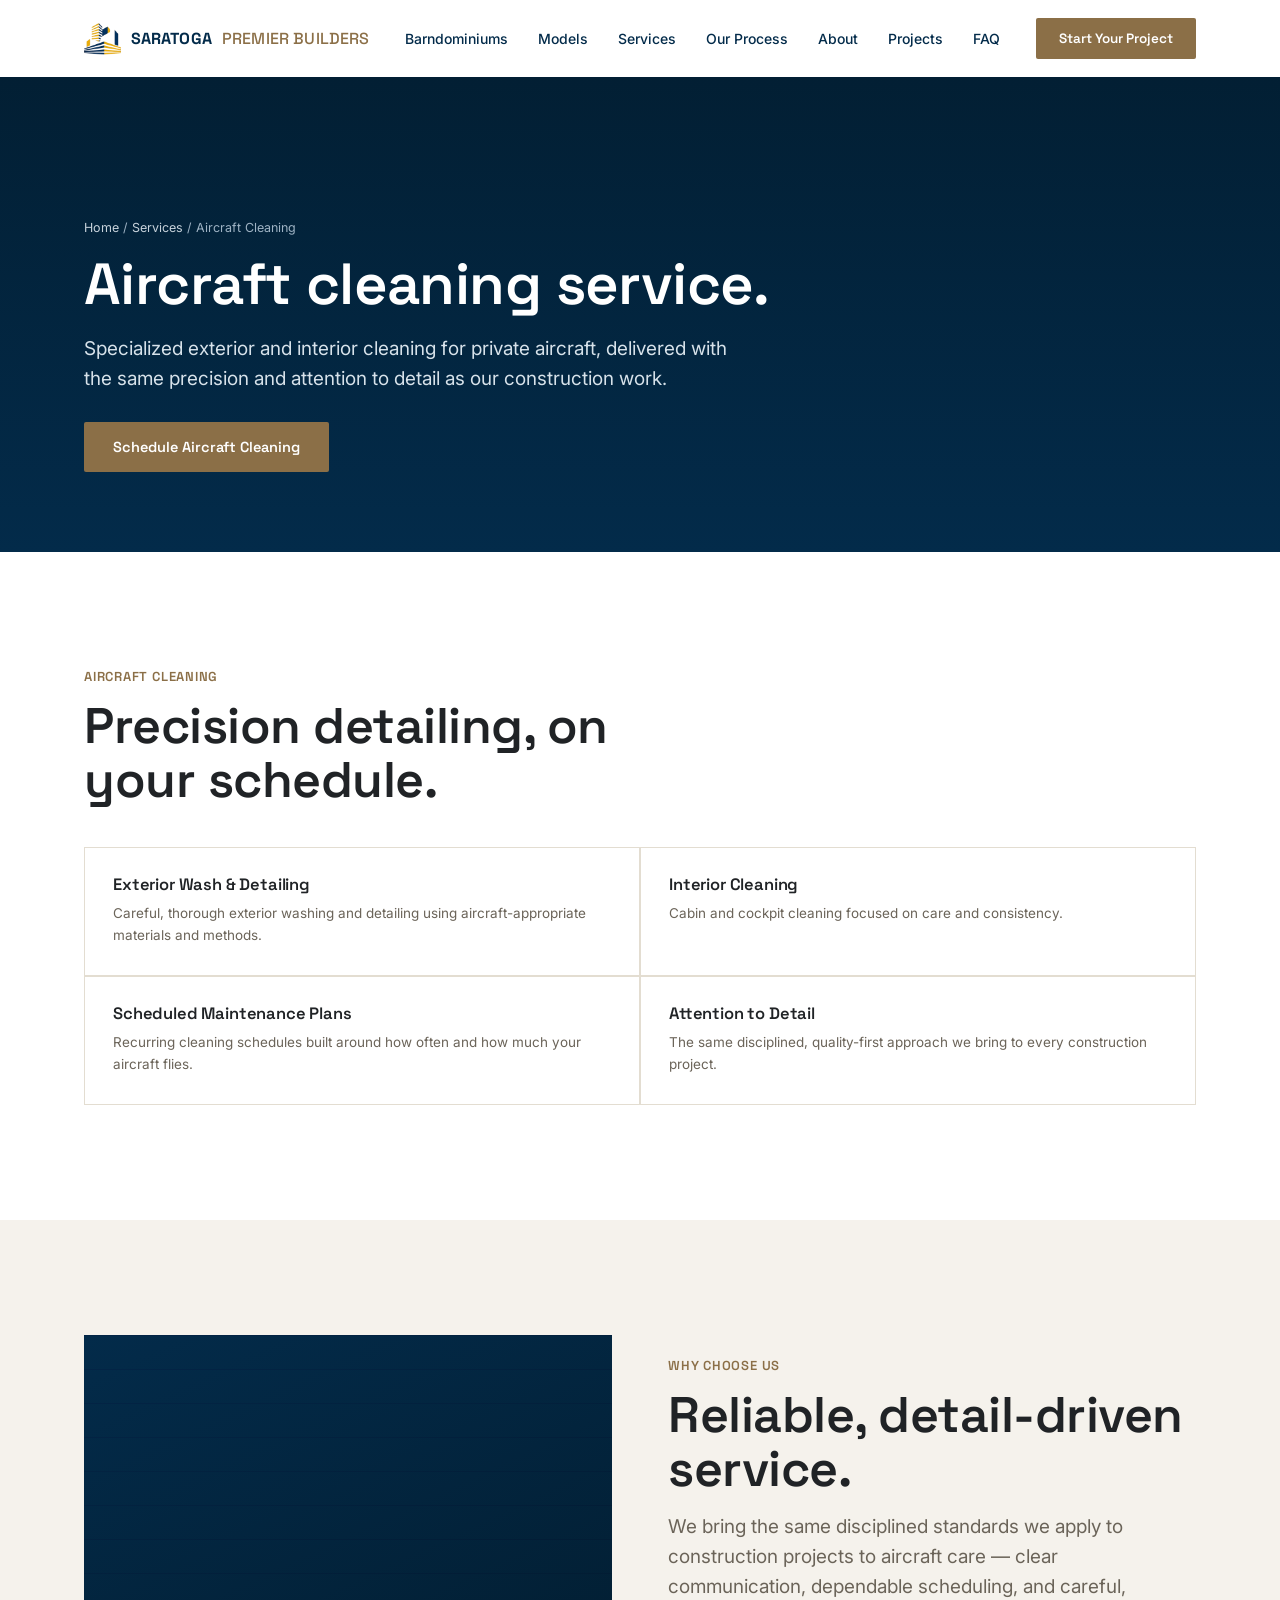
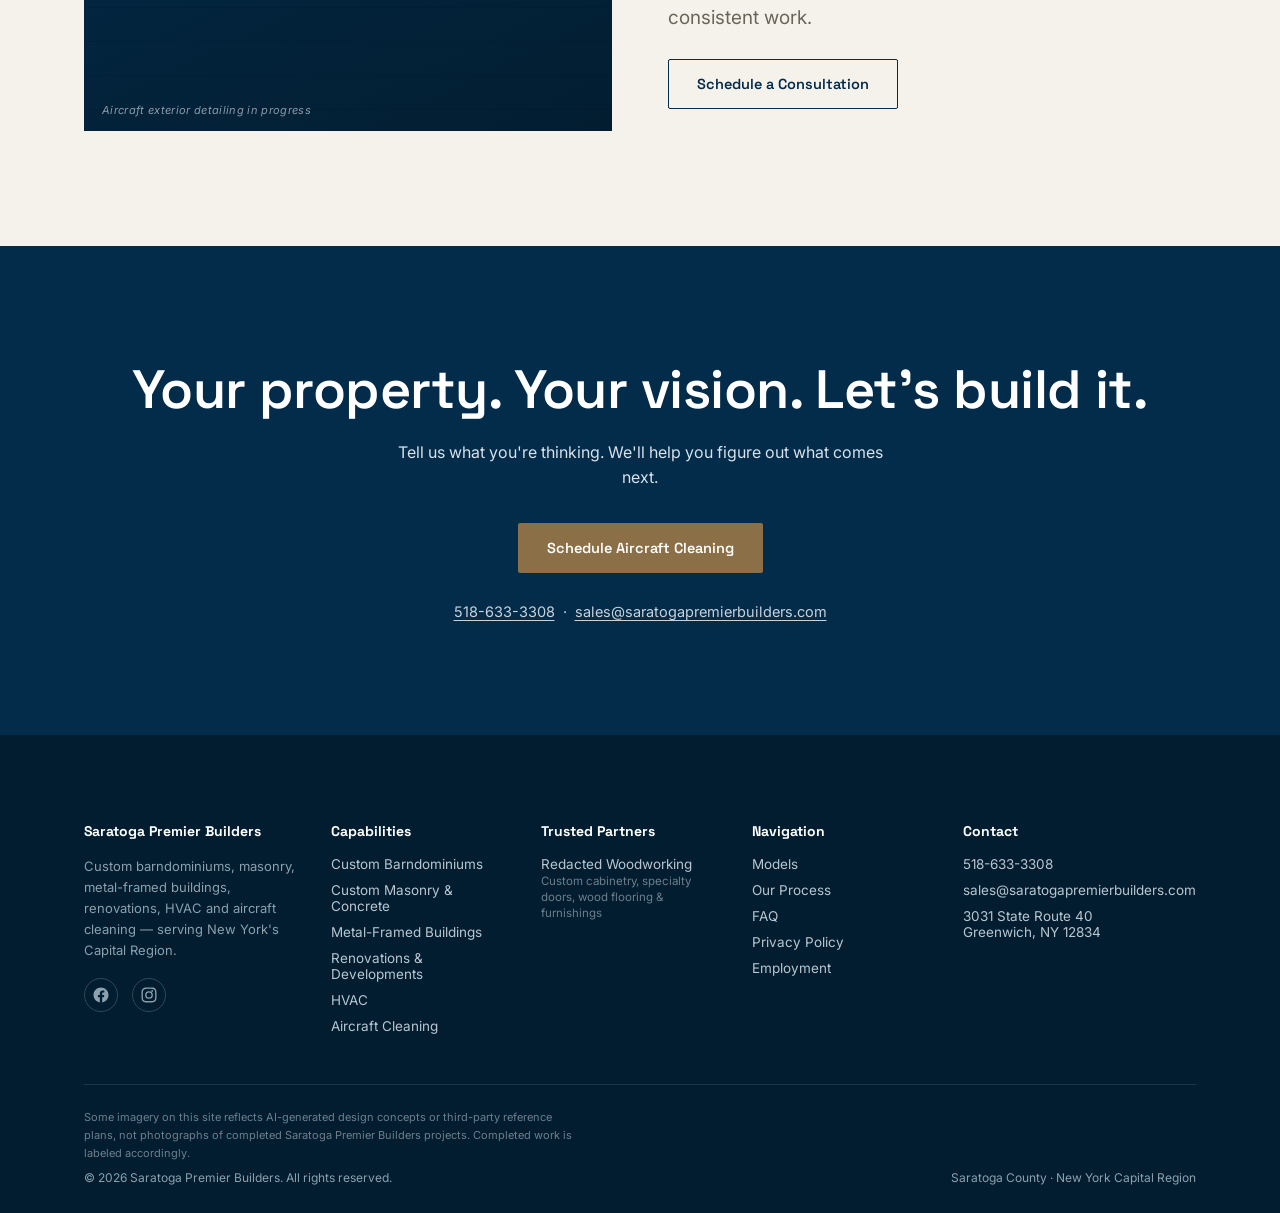
<file: aircraft-cleaning.html>
<!DOCTYPE html>
<html lang="en">
<head>
<meta charset="UTF-8">
<meta name="viewport" content="width=device-width, initial-scale=1.0">
<title>Aircraft Cleaning Service | Saratoga Premier Builders</title>
<meta name="description" content="Specialized exterior and interior aircraft cleaning from Saratoga Premier Builders — precision detailing for private aircraft, serving New York's Capital Region.">
<link rel="canonical" href="https://saratogapremierbuilders.com/aircraft-cleaning">
<link rel="preconnect" href="https://fonts.googleapis.com">
<link rel="preconnect" href="https://fonts.gstatic.com" crossorigin>
<link href="https://fonts.googleapis.com/css2?family=Space+Grotesk:wght@400;500;600;700&family=Inter:wght@400;500;600;700&display=swap" rel="stylesheet">
<link rel="stylesheet" href="assets/styles.css">
</head>
<body>

<header id="siteHeader" class="scrolled">
  <div class="nav-inner">
    <a href="index.html" class="logo"><img src="assets/logo-spb-icon.png" alt="" class="logo-icon">SARATOGA <span>PREMIER BUILDERS</span></a>
    <nav class="main-nav" id="mainNav">
      <a href="barndominiums.html">Barndominiums</a>
      <a href="barndominium-models.html">Models</a>
      <a href="services.html">Services</a>
      <a href="index.html#process">Our Process</a>
      <a href="about.html">About</a>
      <a href="projects.html">Projects</a>
      <a href="faq.html">FAQ</a>
    </nav>
    <div class="nav-cta">
      <a href="start-your-project.html" class="btn btn-primary">Start Your Project</a>
      <button class="nav-toggle" id="navToggle" aria-label="Toggle menu" aria-expanded="false"><span></span></button>
    </div>
  </div>
</header>

<main>
  <section class="page-hero">
    <div class="wrap">
      <div class="crumb"><a href="index.html">Home</a> / <a href="services.html">Services</a> / Aircraft Cleaning</div>
      <h1>Aircraft cleaning service.</h1>
      <p class="lede">Specialized exterior and interior cleaning for private aircraft, delivered with the same precision and attention to detail as our construction work.</p>
      <a href="start-your-project.html" class="btn btn-primary" style="margin-top:28px;">Schedule Aircraft Cleaning</a>
    </div>
  </section>

  <section>
    <div class="wrap">
      <div class="label">Aircraft Cleaning</div>
      <h2 class="h-lg" style="margin-top:14px; max-width:18ch;">Precision detailing, on your schedule.</h2>
      <div class="hvac-list">
        <div class="hvac-item"><h4>Exterior Wash &amp; Detailing</h4><p>Careful, thorough exterior washing and detailing using aircraft-appropriate materials and methods.</p></div>
        <div class="hvac-item"><h4>Interior Cleaning</h4><p>Cabin and cockpit cleaning focused on care and consistency.</p></div>
        <div class="hvac-item"><h4>Scheduled Maintenance Plans</h4><p>Recurring cleaning schedules built around how often and how much your aircraft flies.</p></div>
        <div class="hvac-item"><h4>Attention to Detail</h4><p>The same disciplined, quality-first approach we bring to every construction project.</p></div>
      </div>
    </div>
  </section>

  <section class="section-warm">
    <div class="wrap two-col-stack" style="display:grid; grid-template-columns:1fr 1fr; gap:56px; align-items:center;">
      <div class="photo" style="aspect-ratio:4/3;"><div class="photo-cap">Aircraft exterior detailing in progress</div></div>
      <div>
        <div class="label">Why Choose Us</div>
        <h2 class="h-lg" style="margin-top:14px; max-width:18ch;">Reliable, detail-driven service.</h2>
        <p class="lede" style="margin-top:16px;">We bring the same disciplined standards we apply to construction projects to aircraft care — clear communication, dependable scheduling, and careful, consistent work.</p>
        <a href="start-your-project.html" class="btn btn-outline-dark" style="margin-top:26px;">Schedule a Consultation</a>
      </div>
    </div>
  </section>

  <section class="section-dark final-cta">
    <div class="wrap">
      <h2>Your property. Your vision. Let's build it.</h2>
      <p>Tell us what you're thinking. We'll help you figure out what comes next.</p>
      <a href="start-your-project.html" class="btn btn-primary">Schedule Aircraft Cleaning</a>
      <div class="final-contact"><a href="tel:15186333308">518-633-3308</a> &nbsp;·&nbsp; <a href="mailto:sales@saratogapremierbuilders.com">sales@saratogapremierbuilders.com</a></div>
    </div>
  </section>
</main>

<footer>
  <div class="wrap">
    <div class="footer-grid">
      <div>
        <h5>Saratoga Premier Builders</h5>
        <p style="font-size:13px; max-width:32ch; color:#8CA0AD;">Custom barndominiums, masonry, metal-framed buildings, renovations, HVAC and aircraft cleaning — serving New York's Capital Region.</p>
        <div class="social-row">
          <a href="https://www.facebook.com/share/1CmLaSiEL7/?mibextid=wwXIfr" target="_blank" rel="noopener" aria-label="Saratoga Premier Builders on Facebook">
            <svg width="18" height="18" viewBox="0 0 24 24" fill="currentColor"><path d="M22 12.06C22 6.51 17.52 2 12 2S2 6.51 2 12.06c0 5 3.66 9.14 8.44 9.94v-7.03H7.9v-2.91h2.54V9.85c0-2.51 1.49-3.9 3.77-3.9 1.09 0 2.24.2 2.24.2v2.46h-1.26c-1.24 0-1.63.77-1.63 1.56v1.89h2.78l-.44 2.91h-2.34V22c4.78-.8 8.44-4.94 8.44-9.94z"/></svg>
          </a>
          <a href="https://www.instagram.com/saratogapremierbuildersllc?stkn=aGRqMHg1M2Jramxn" target="_blank" rel="noopener" aria-label="Saratoga Premier Builders on Instagram">
            <svg width="18" height="18" viewBox="0 0 24 24" fill="currentColor"><path d="M12 2c-2.72 0-3.06.01-4.13.06-1.06.05-1.79.22-2.43.47-.66.26-1.22.6-1.77 1.16-.56.55-.9 1.11-1.16 1.77-.25.64-.42 1.37-.47 2.43C2.01 8.94 2 9.28 2 12s.01 3.06.06 4.13c.05 1.06.22 1.79.47 2.43.26.66.6 1.22 1.16 1.77.55.56 1.11.9 1.77 1.16.64.25 1.37.42 2.43.47C8.94 21.99 9.28 22 12 22s3.06-.01 4.13-.06c1.06-.05 1.79-.22 2.43-.47.66-.26 1.22-.6 1.77-1.16.56-.55.9-1.11 1.16-1.77.25-.64.42-1.37.47-2.43.05-1.07.06-1.41.06-4.13s-.01-3.06-.06-4.13c-.05-1.06-.22-1.79-.47-2.43-.26-.66-.6-1.22-1.16-1.77-.55-.56-1.11-.9-1.77-1.16-.64-.25-1.37-.42-2.43-.47C15.06 2.01 14.72 2 12 2zm0 1.8c2.67 0 2.99.01 4.04.06.98.04 1.51.21 1.86.35.47.18.8.4 1.15.75.35.35.57.68.75 1.15.14.35.31.88.35 1.86.05 1.05.06 1.37.06 4.04s-.01 2.99-.06 4.04c-.04.98-.21 1.51-.35 1.86-.18.47-.4.8-.75 1.15-.35.35-.68.57-1.15.75-.35.14-.88.31-1.86.35-1.05.05-1.37.06-4.04.06s-2.99-.01-4.04-.06c-.98-.04-1.51-.21-1.86-.35-.47-.18-.8-.4-1.15-.75-.35-.35-.57-.68-.75-1.15-.14-.35-.31-.88-.35-1.86C3.81 14.99 3.8 14.67 3.8 12s.01-2.99.06-4.04c.04-.98.21-1.51.35-1.86.18-.47.4-.8.75-1.15.35-.35.68-.57 1.15-.75.35-.14.88-.31 1.86-.35C9.01 3.81 9.33 3.8 12 3.8zm0 3.05a5.15 5.15 0 100 10.3 5.15 5.15 0 000-10.3zm0 8.5a3.35 3.35 0 110-6.7 3.35 3.35 0 010 6.7zm5.35-8.7a1.2 1.2 0 11-2.4 0 1.2 1.2 0 012.4 0z"/></svg>
          </a>
        </div>
      </div>
      <div>
        <h5>Capabilities</h5>
        <ul>
          <li><a href="barndominiums.html">Custom Barndominiums</a></li>
          <li><a href="services.html">Custom Masonry &amp; Concrete</a></li>
          <li><a href="services.html">Metal-Framed Buildings</a></li>
          <li><a href="services.html">Renovations &amp; Developments</a></li>
          <li><a href="hvac.html">HVAC</a></li>
          <li><a href="aircraft-cleaning.html">Aircraft Cleaning</a></li>
        </ul>
      </div>
      <div>
        <h5>Trusted Partners</h5>
        <ul>
          <li><a href="https://redactedwoodworking.com" target="_blank" rel="noopener">Redacted Woodworking</a><br><span style="font-size:11.5px; color:#6E7F8C;">Custom cabinetry, specialty doors, wood flooring &amp; furnishings</span></li>
        </ul>
      </div>
      <div>
        <h5>Navigation</h5>
        <ul>
          <li><a href="barndominium-models.html">Models</a></li>
          <li><a href="index.html#process">Our Process</a></li>
          <li><a href="faq.html">FAQ</a></li>
          <li><a href="privacy-policy.html">Privacy Policy</a></li>
          <li><a href="employment.html">Employment</a></li>
        </ul>
      </div>
      <div>
        <h5>Contact</h5>
        <ul>
          <li><a href="tel:15186333308">518-633-3308</a></li>
          <li><a href="mailto:sales@saratogapremierbuilders.com">sales@saratogapremierbuilders.com</a></li>
          <li>3031 State Route 40<br>Greenwich, NY 12834</li>
        </ul>
      </div>
    </div>
    <div class="footer-bottom" style="flex-direction:column; align-items:flex-start; gap:8px;">
      <p style="font-size:11px; color:#6E7F8C; max-width:70ch; margin:0;">Some imagery on this site reflects AI-generated design concepts or third-party reference plans, not photographs of completed Saratoga Premier Builders projects. Completed work is labeled accordingly.</p>
      <div style="display:flex; justify-content:space-between; width:100%; flex-wrap:wrap; gap:8px;">
        <span>© 2026 Saratoga Premier Builders. All rights reserved.</span>
        <span>Saratoga County · New York Capital Region</span>
      </div>
    </div>
  </div>
</footer>

<div class="sticky-mobile">
  <a href="start-your-project.html" class="btn btn-primary" style="width:100%; justify-content:center;">Start Your Project</a>
</div>

<script src="assets/site.js"></script>
</body>
</html>
</file>
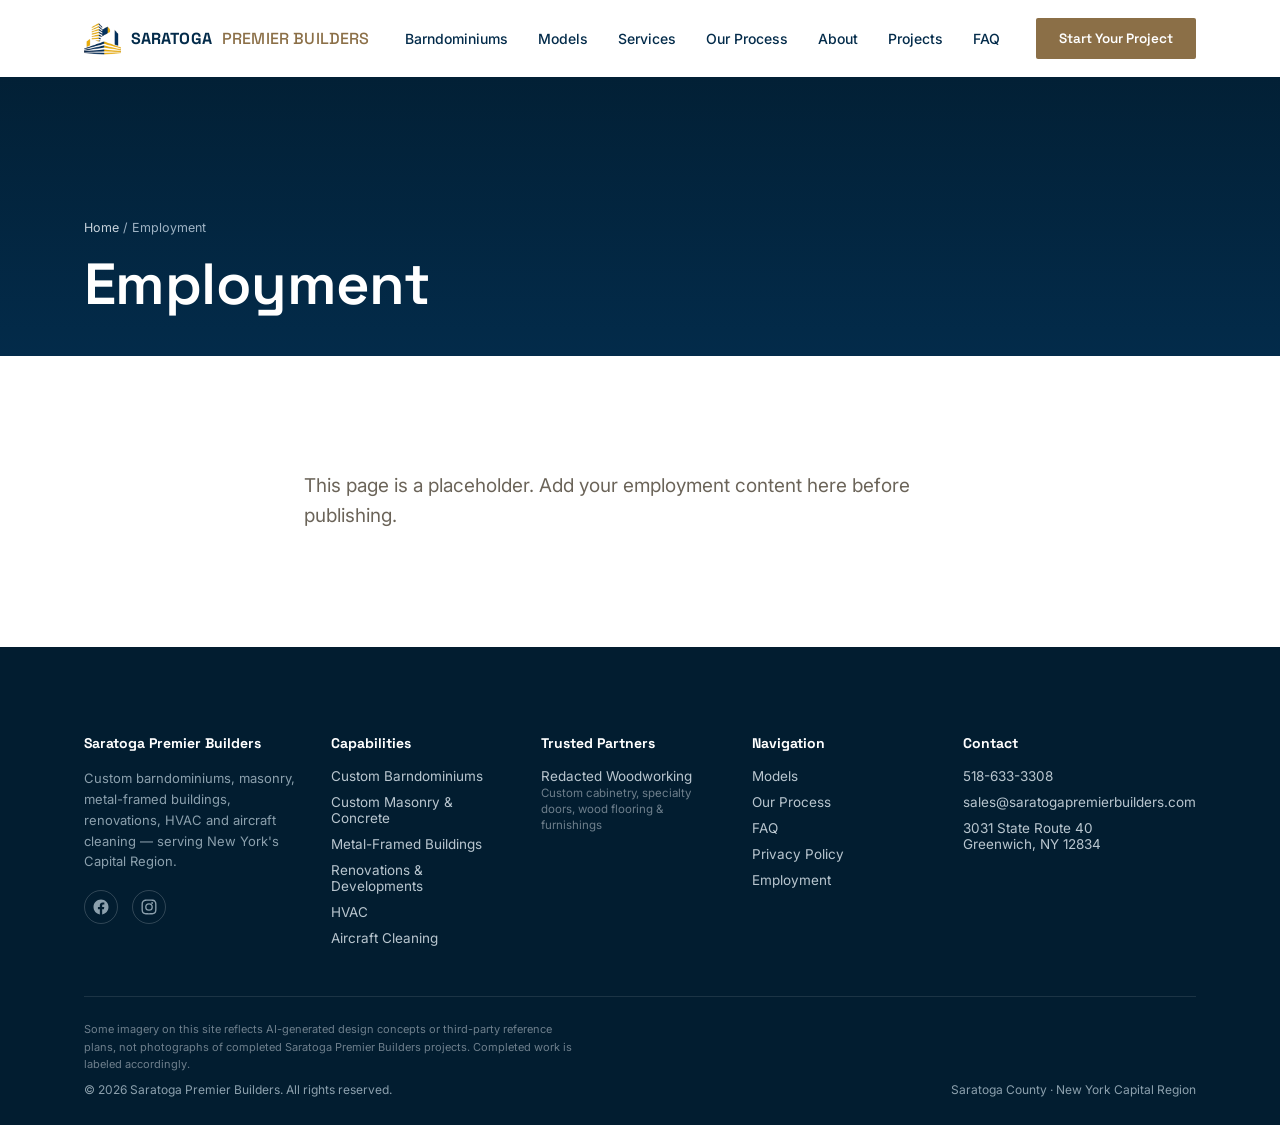
<file: employment.html>
<!DOCTYPE html>
<html lang="en">
<head>
<meta charset="UTF-8">
<meta name="viewport" content="width=device-width, initial-scale=1.0">
<title>Employment | Saratoga Premier Builders</title>
<meta name="description" content="Employment for Saratoga Premier Builders.">
<link rel="canonical" href="https://saratogapremierbuilders.com/employment">
<link rel="preconnect" href="https://fonts.googleapis.com">
<link rel="preconnect" href="https://fonts.gstatic.com" crossorigin>
<link href="https://fonts.googleapis.com/css2?family=Space+Grotesk:wght@400;500;600;700&family=Inter:wght@400;500;600;700&display=swap" rel="stylesheet">
<link rel="stylesheet" href="assets/styles.css">
</head>
<body>

<header id="siteHeader" class="scrolled">
  <div class="nav-inner">
    <a href="index.html" class="logo"><img src="assets/logo-spb-icon.png" alt="" class="logo-icon">SARATOGA <span>PREMIER BUILDERS</span></a>
    <nav class="main-nav" id="mainNav">
      <a href="barndominiums.html">Barndominiums</a>
      <a href="barndominium-models.html">Models</a>
      <a href="services.html">Services</a>
      <a href="index.html#process">Our Process</a>
      <a href="about.html">About</a>
      <a href="projects.html">Projects</a>
      <a href="faq.html">FAQ</a>
    </nav>
    <div class="nav-cta">
      <a href="start-your-project.html" class="btn btn-primary">Start Your Project</a>
      <button class="nav-toggle" id="navToggle" aria-label="Toggle menu" aria-expanded="false"><span></span></button>
    </div>
  </div>
</header>

<main>
  <section class="page-hero" style="padding-bottom:40px;">
    <div class="wrap">
      <div class="crumb"><a href="index.html">Home</a> / Employment</div>
      <h1>Employment</h1>
    </div>
  </section>
  <section>
    <div class="wrap" style="max-width:800px;">
      <p class="lede">This page is a placeholder. Add your employment content here before publishing.</p>
    </div>
  </section>
</main>

<footer>
  <div class="wrap">
    <div class="footer-grid">
      <div>
        <h5>Saratoga Premier Builders</h5>
        <p style="font-size:13px; max-width:32ch; color:#8CA0AD;">Custom barndominiums, masonry, metal-framed buildings, renovations, HVAC and aircraft cleaning — serving New York's Capital Region.</p>
        <div class="social-row">
          <a href="https://www.facebook.com/share/1CmLaSiEL7/?mibextid=wwXIfr" target="_blank" rel="noopener" aria-label="Saratoga Premier Builders on Facebook">
            <svg width="18" height="18" viewBox="0 0 24 24" fill="currentColor"><path d="M22 12.06C22 6.51 17.52 2 12 2S2 6.51 2 12.06c0 5 3.66 9.14 8.44 9.94v-7.03H7.9v-2.91h2.54V9.85c0-2.51 1.49-3.9 3.77-3.9 1.09 0 2.24.2 2.24.2v2.46h-1.26c-1.24 0-1.63.77-1.63 1.56v1.89h2.78l-.44 2.91h-2.34V22c4.78-.8 8.44-4.94 8.44-9.94z"/></svg>
          </a>
          <a href="https://www.instagram.com/saratogapremierbuildersllc?stkn=aGRqMHg1M2Jramxn" target="_blank" rel="noopener" aria-label="Saratoga Premier Builders on Instagram">
            <svg width="18" height="18" viewBox="0 0 24 24" fill="currentColor"><path d="M12 2c-2.72 0-3.06.01-4.13.06-1.06.05-1.79.22-2.43.47-.66.26-1.22.6-1.77 1.16-.56.55-.9 1.11-1.16 1.77-.25.64-.42 1.37-.47 2.43C2.01 8.94 2 9.28 2 12s.01 3.06.06 4.13c.05 1.06.22 1.79.47 2.43.26.66.6 1.22 1.16 1.77.55.56 1.11.9 1.77 1.16.64.25 1.37.42 2.43.47C8.94 21.99 9.28 22 12 22s3.06-.01 4.13-.06c1.06-.05 1.79-.22 2.43-.47.66-.26 1.22-.6 1.77-1.16.56-.55.9-1.11 1.16-1.77.25-.64.42-1.37.47-2.43.05-1.07.06-1.41.06-4.13s-.01-3.06-.06-4.13c-.05-1.06-.22-1.79-.47-2.43-.26-.66-.6-1.22-1.16-1.77-.55-.56-1.11-.9-1.77-1.16-.64-.25-1.37-.42-2.43-.47C15.06 2.01 14.72 2 12 2zm0 1.8c2.67 0 2.99.01 4.04.06.98.04 1.51.21 1.86.35.47.18.8.4 1.15.75.35.35.57.68.75 1.15.14.35.31.88.35 1.86.05 1.05.06 1.37.06 4.04s-.01 2.99-.06 4.04c-.04.98-.21 1.51-.35 1.86-.18.47-.4.8-.75 1.15-.35.35-.68.57-1.15.75-.35.14-.88.31-1.86.35-1.05.05-1.37.06-4.04.06s-2.99-.01-4.04-.06c-.98-.04-1.51-.21-1.86-.35-.47-.18-.8-.4-1.15-.75-.35-.35-.57-.68-.75-1.15-.14-.35-.31-.88-.35-1.86C3.81 14.99 3.8 14.67 3.8 12s.01-2.99.06-4.04c.04-.98.21-1.51.35-1.86.18-.47.4-.8.75-1.15.35-.35.68-.57 1.15-.75.35-.14.88-.31 1.86-.35C9.01 3.81 9.33 3.8 12 3.8zm0 3.05a5.15 5.15 0 100 10.3 5.15 5.15 0 000-10.3zm0 8.5a3.35 3.35 0 110-6.7 3.35 3.35 0 010 6.7zm5.35-8.7a1.2 1.2 0 11-2.4 0 1.2 1.2 0 012.4 0z"/></svg>
          </a>
        </div>
      </div>
      <div>
        <h5>Capabilities</h5>
        <ul>
          <li><a href="barndominiums.html">Custom Barndominiums</a></li>
          <li><a href="services.html">Custom Masonry &amp; Concrete</a></li>
          <li><a href="services.html">Metal-Framed Buildings</a></li>
          <li><a href="services.html">Renovations &amp; Developments</a></li>
          <li><a href="hvac.html">HVAC</a></li>
          <li><a href="aircraft-cleaning.html">Aircraft Cleaning</a></li>
        </ul>
      </div>
      <div>
        <h5>Trusted Partners</h5>
        <ul>
          <li><a href="https://redactedwoodworking.com" target="_blank" rel="noopener">Redacted Woodworking</a><br><span style="font-size:11.5px; color:#6E7F8C;">Custom cabinetry, specialty doors, wood flooring &amp; furnishings</span></li>
        </ul>
      </div>
      <div>
        <h5>Navigation</h5>
        <ul>
          <li><a href="barndominium-models.html">Models</a></li>
          <li><a href="index.html#process">Our Process</a></li>
          <li><a href="faq.html">FAQ</a></li>
          <li><a href="privacy-policy.html">Privacy Policy</a></li>
          <li><a href="employment.html">Employment</a></li>
        </ul>
      </div>
      <div>
        <h5>Contact</h5>
        <ul>
          <li><a href="tel:15186333308">518-633-3308</a></li>
          <li><a href="mailto:sales@saratogapremierbuilders.com">sales@saratogapremierbuilders.com</a></li>
          <li>3031 State Route 40<br>Greenwich, NY 12834</li>
        </ul>
      </div>
    </div>
    <div class="footer-bottom" style="flex-direction:column; align-items:flex-start; gap:8px;">
      <p style="font-size:11px; color:#6E7F8C; max-width:70ch; margin:0;">Some imagery on this site reflects AI-generated design concepts or third-party reference plans, not photographs of completed Saratoga Premier Builders projects. Completed work is labeled accordingly.</p>
      <div style="display:flex; justify-content:space-between; width:100%; flex-wrap:wrap; gap:8px;">
        <span>© 2026 Saratoga Premier Builders. All rights reserved.</span>
        <span>Saratoga County · New York Capital Region</span>
      </div>
    </div>
  </div>
</footer>

<script src="assets/site.js"></script>
</body>
</html>
</file>
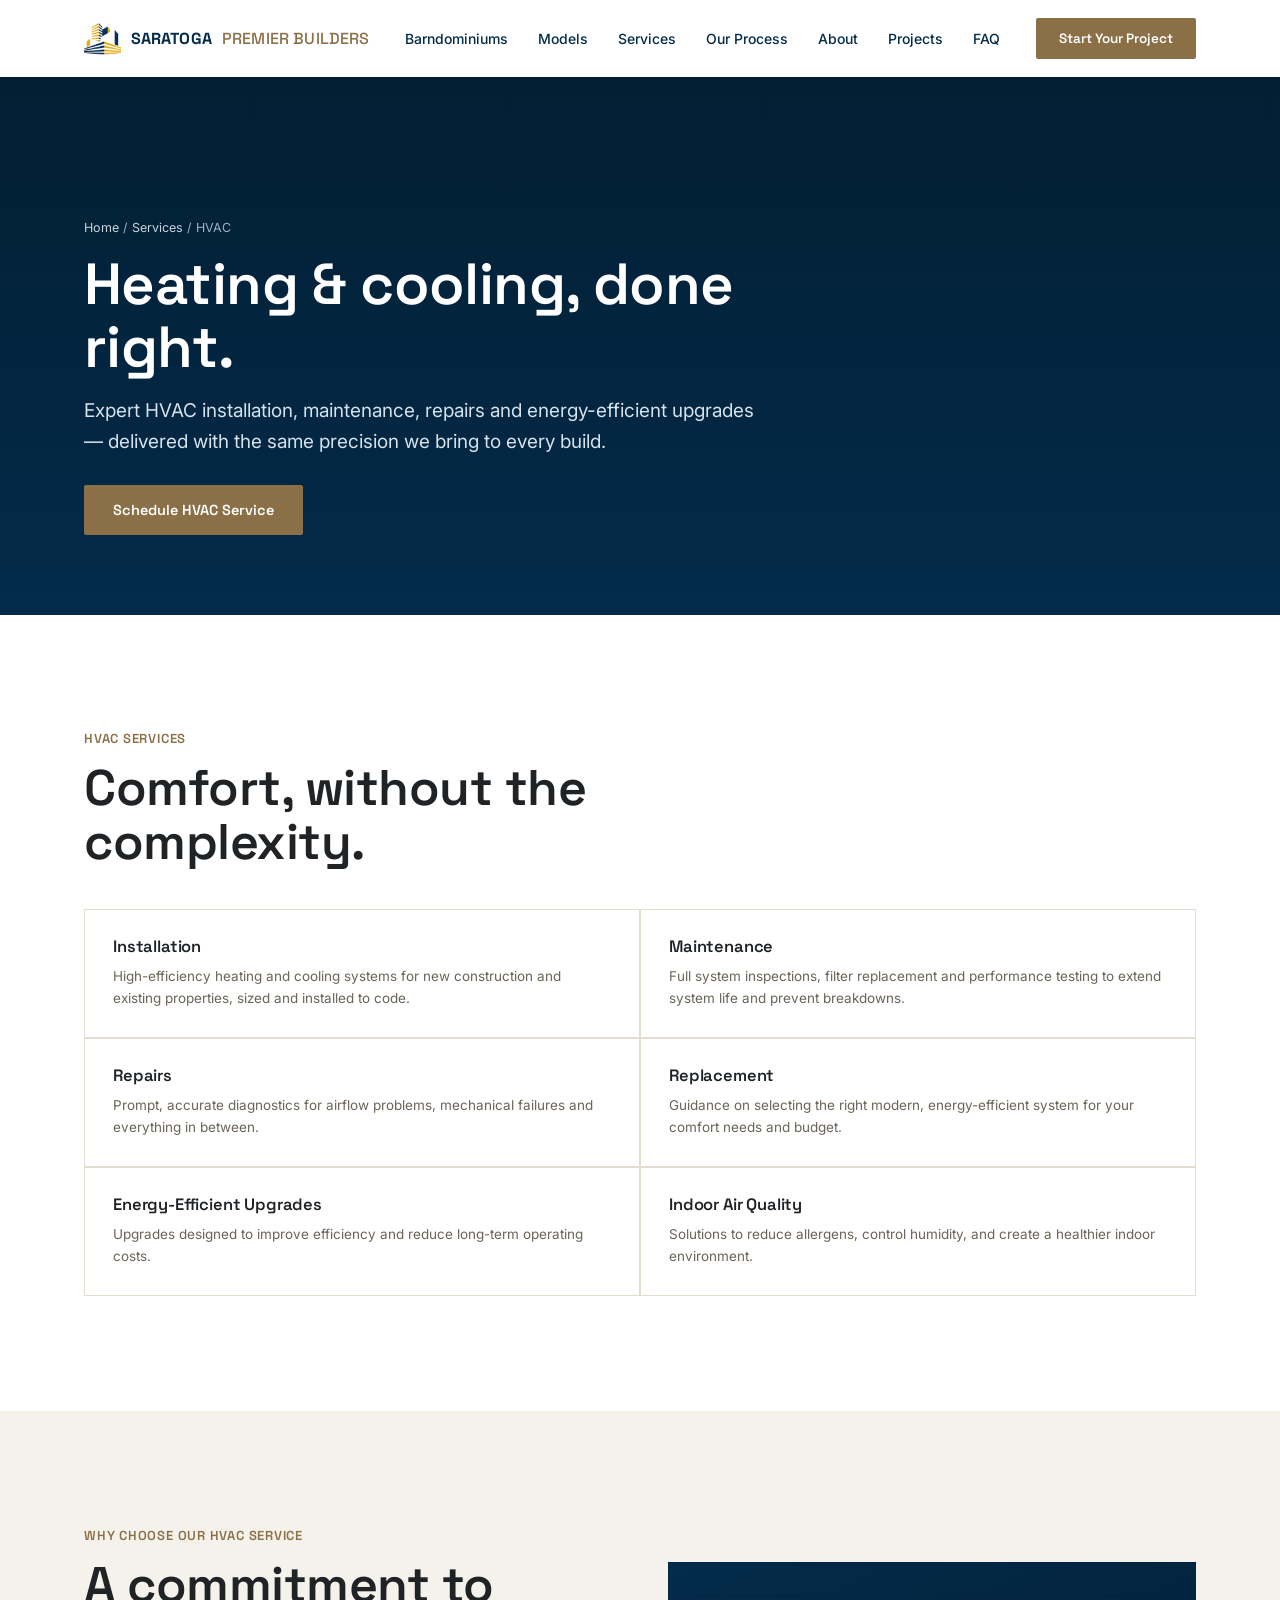
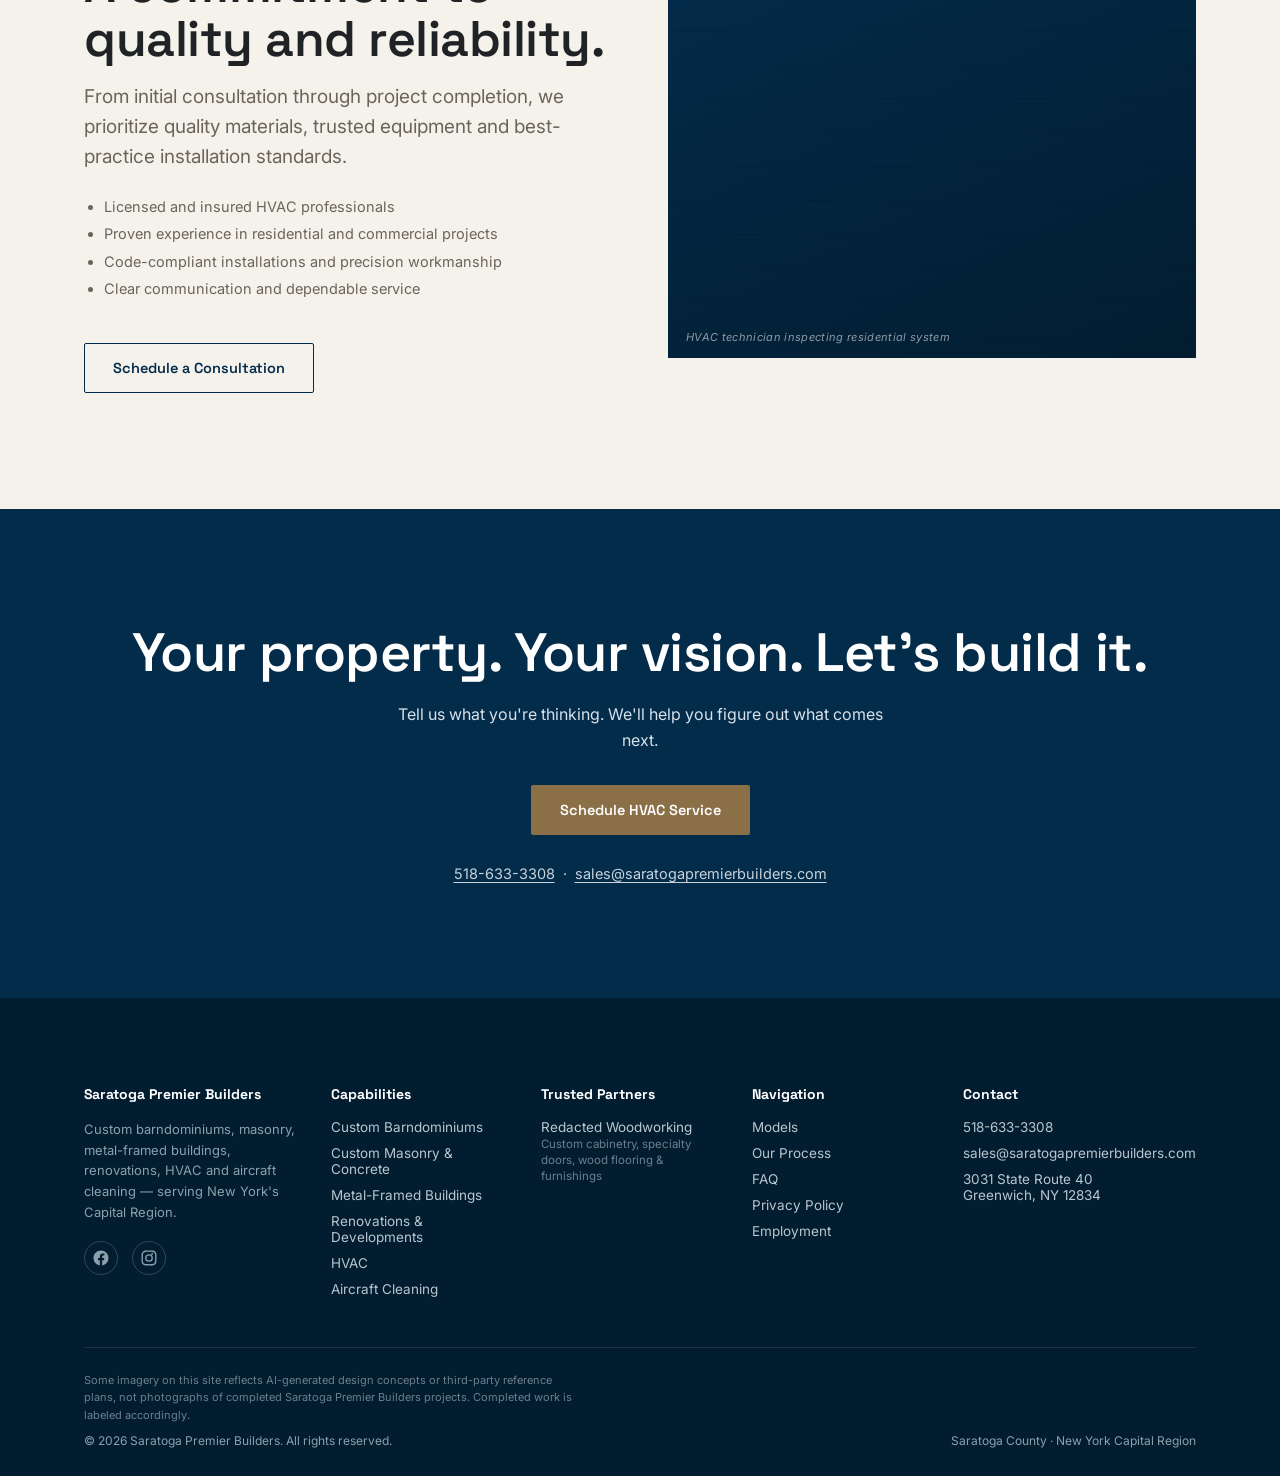
<file: hvac.html>
<!DOCTYPE html>
<html lang="en">
<head>
<meta charset="UTF-8">
<meta name="viewport" content="width=device-width, initial-scale=1.0">
<title>HVAC Services in Saratoga County, NY | Saratoga Premier Builders</title>
<meta name="description" content="Heating, cooling and indoor air quality services from Saratoga Premier Builders — installation, maintenance, repairs and energy-efficient upgrades.">
<link rel="canonical" href="https://saratogapremierbuilders.com/hvac">
<link rel="preconnect" href="https://fonts.googleapis.com">
<link rel="preconnect" href="https://fonts.gstatic.com" crossorigin>
<link href="https://fonts.googleapis.com/css2?family=Space+Grotesk:wght@400;500;600;700&family=Inter:wght@400;500;600;700&display=swap" rel="stylesheet">
<link rel="stylesheet" href="assets/styles.css">
</head>
<body>

<header id="siteHeader" class="scrolled">
  <div class="nav-inner">
    <a href="index.html" class="logo"><img src="assets/logo-spb-icon.png" alt="" class="logo-icon">SARATOGA <span>PREMIER BUILDERS</span></a>
    <nav class="main-nav" id="mainNav">
      <a href="barndominiums.html">Barndominiums</a>
      <a href="barndominium-models.html">Models</a>
      <a href="services.html">Services</a>
      <a href="index.html#process">Our Process</a>
      <a href="about.html">About</a>
      <a href="projects.html">Projects</a>
      <a href="faq.html">FAQ</a>
    </nav>
    <div class="nav-cta">
      <a href="start-your-project.html" class="btn btn-primary">Start Your Project</a>
      <button class="nav-toggle" id="navToggle" aria-label="Toggle menu" aria-expanded="false"><span></span></button>
    </div>
  </div>
</header>

<main>
  <section class="page-hero">
    <div class="wrap">
      <div class="crumb"><a href="index.html">Home</a> / <a href="services.html">Services</a> / HVAC</div>
      <h1>Heating &amp; cooling, done right.</h1>
      <p class="lede">Expert HVAC installation, maintenance, repairs and energy-efficient upgrades — delivered with the same precision we bring to every build.</p>
      <a href="start-your-project.html" class="btn btn-primary" style="margin-top:28px;">Schedule HVAC Service</a>
    </div>
  </section>

  <section>
    <div class="wrap">
      <div class="label">HVAC Services</div>
      <h2 class="h-lg" style="margin-top:14px; max-width:18ch;">Comfort, without the complexity.</h2>
      <div class="hvac-list">
        <div class="hvac-item"><h4>Installation</h4><p>High-efficiency heating and cooling systems for new construction and existing properties, sized and installed to code.</p></div>
        <div class="hvac-item"><h4>Maintenance</h4><p>Full system inspections, filter replacement and performance testing to extend system life and prevent breakdowns.</p></div>
        <div class="hvac-item"><h4>Repairs</h4><p>Prompt, accurate diagnostics for airflow problems, mechanical failures and everything in between.</p></div>
        <div class="hvac-item"><h4>Replacement</h4><p>Guidance on selecting the right modern, energy-efficient system for your comfort needs and budget.</p></div>
        <div class="hvac-item"><h4>Energy-Efficient Upgrades</h4><p>Upgrades designed to improve efficiency and reduce long-term operating costs.</p></div>
        <div class="hvac-item"><h4>Indoor Air Quality</h4><p>Solutions to reduce allergens, control humidity, and create a healthier indoor environment.</p></div>
      </div>
    </div>
  </section>

  <section class="section-warm">
    <div class="wrap two-col-stack" style="display:grid; grid-template-columns:1fr 1fr; gap:56px; align-items:center;">
      <div>
        <div class="label">Why Choose Our HVAC Service</div>
        <h2 class="h-lg" style="margin-top:14px; max-width:18ch;">A commitment to quality and reliability.</h2>
        <p class="lede" style="margin-top:16px;">From initial consultation through project completion, we prioritize quality materials, trusted equipment and best-practice installation standards.</p>
        <ul style="margin-top:20px; padding-left:20px; color:var(--muted); font-size:14.5px; line-height:1.9;">
          <li>Licensed and insured HVAC professionals</li>
          <li>Proven experience in residential and commercial projects</li>
          <li>Code-compliant installations and precision workmanship</li>
          <li>Clear communication and dependable service</li>
        </ul>
        <a href="start-your-project.html" class="btn btn-outline-dark" style="margin-top:26px;">Schedule a Consultation</a>
      </div>
      <div class="photo" style="aspect-ratio:4/3;"><div class="photo-cap">HVAC technician inspecting residential system</div></div>
    </div>
  </section>

  <section class="section-dark final-cta">
    <div class="wrap">
      <h2>Your property. Your vision. Let's build it.</h2>
      <p>Tell us what you're thinking. We'll help you figure out what comes next.</p>
      <a href="start-your-project.html" class="btn btn-primary">Schedule HVAC Service</a>
      <div class="final-contact"><a href="tel:15186333308">518-633-3308</a> &nbsp;·&nbsp; <a href="mailto:sales@saratogapremierbuilders.com">sales@saratogapremierbuilders.com</a></div>
    </div>
  </section>
</main>

<footer>
  <div class="wrap">
    <div class="footer-grid">
      <div>
        <h5>Saratoga Premier Builders</h5>
        <p style="font-size:13px; max-width:32ch; color:#8CA0AD;">Custom barndominiums, masonry, metal-framed buildings, renovations, HVAC and aircraft cleaning — serving New York's Capital Region.</p>
        <div class="social-row">
          <a href="https://www.facebook.com/share/1CmLaSiEL7/?mibextid=wwXIfr" target="_blank" rel="noopener" aria-label="Saratoga Premier Builders on Facebook">
            <svg width="18" height="18" viewBox="0 0 24 24" fill="currentColor"><path d="M22 12.06C22 6.51 17.52 2 12 2S2 6.51 2 12.06c0 5 3.66 9.14 8.44 9.94v-7.03H7.9v-2.91h2.54V9.85c0-2.51 1.49-3.9 3.77-3.9 1.09 0 2.24.2 2.24.2v2.46h-1.26c-1.24 0-1.63.77-1.63 1.56v1.89h2.78l-.44 2.91h-2.34V22c4.78-.8 8.44-4.94 8.44-9.94z"/></svg>
          </a>
          <a href="https://www.instagram.com/saratogapremierbuildersllc?stkn=aGRqMHg1M2Jramxn" target="_blank" rel="noopener" aria-label="Saratoga Premier Builders on Instagram">
            <svg width="18" height="18" viewBox="0 0 24 24" fill="currentColor"><path d="M12 2c-2.72 0-3.06.01-4.13.06-1.06.05-1.79.22-2.43.47-.66.26-1.22.6-1.77 1.16-.56.55-.9 1.11-1.16 1.77-.25.64-.42 1.37-.47 2.43C2.01 8.94 2 9.28 2 12s.01 3.06.06 4.13c.05 1.06.22 1.79.47 2.43.26.66.6 1.22 1.16 1.77.55.56 1.11.9 1.77 1.16.64.25 1.37.42 2.43.47C8.94 21.99 9.28 22 12 22s3.06-.01 4.13-.06c1.06-.05 1.79-.22 2.43-.47.66-.26 1.22-.6 1.77-1.16.56-.55.9-1.11 1.16-1.77.25-.64.42-1.37.47-2.43.05-1.07.06-1.41.06-4.13s-.01-3.06-.06-4.13c-.05-1.06-.22-1.79-.47-2.43-.26-.66-.6-1.22-1.16-1.77-.55-.56-1.11-.9-1.77-1.16-.64-.25-1.37-.42-2.43-.47C15.06 2.01 14.72 2 12 2zm0 1.8c2.67 0 2.99.01 4.04.06.98.04 1.51.21 1.86.35.47.18.8.4 1.15.75.35.35.57.68.75 1.15.14.35.31.88.35 1.86.05 1.05.06 1.37.06 4.04s-.01 2.99-.06 4.04c-.04.98-.21 1.51-.35 1.86-.18.47-.4.8-.75 1.15-.35.35-.68.57-1.15.75-.35.14-.88.31-1.86.35-1.05.05-1.37.06-4.04.06s-2.99-.01-4.04-.06c-.98-.04-1.51-.21-1.86-.35-.47-.18-.8-.4-1.15-.75-.35-.35-.57-.68-.75-1.15-.14-.35-.31-.88-.35-1.86C3.81 14.99 3.8 14.67 3.8 12s.01-2.99.06-4.04c.04-.98.21-1.51.35-1.86.18-.47.4-.8.75-1.15.35-.35.68-.57 1.15-.75.35-.14.88-.31 1.86-.35C9.01 3.81 9.33 3.8 12 3.8zm0 3.05a5.15 5.15 0 100 10.3 5.15 5.15 0 000-10.3zm0 8.5a3.35 3.35 0 110-6.7 3.35 3.35 0 010 6.7zm5.35-8.7a1.2 1.2 0 11-2.4 0 1.2 1.2 0 012.4 0z"/></svg>
          </a>
        </div>
      </div>
      <div>
        <h5>Capabilities</h5>
        <ul>
          <li><a href="barndominiums.html">Custom Barndominiums</a></li>
          <li><a href="services.html">Custom Masonry &amp; Concrete</a></li>
          <li><a href="services.html">Metal-Framed Buildings</a></li>
          <li><a href="services.html">Renovations &amp; Developments</a></li>
          <li><a href="hvac.html">HVAC</a></li>
          <li><a href="aircraft-cleaning.html">Aircraft Cleaning</a></li>
        </ul>
      </div>
      <div>
        <h5>Trusted Partners</h5>
        <ul>
          <li><a href="https://redactedwoodworking.com" target="_blank" rel="noopener">Redacted Woodworking</a><br><span style="font-size:11.5px; color:#6E7F8C;">Custom cabinetry, specialty doors, wood flooring &amp; furnishings</span></li>
        </ul>
      </div>
      <div>
        <h5>Navigation</h5>
        <ul>
          <li><a href="barndominium-models.html">Models</a></li>
          <li><a href="index.html#process">Our Process</a></li>
          <li><a href="faq.html">FAQ</a></li>
          <li><a href="privacy-policy.html">Privacy Policy</a></li>
          <li><a href="employment.html">Employment</a></li>
        </ul>
      </div>
      <div>
        <h5>Contact</h5>
        <ul>
          <li><a href="tel:15186333308">518-633-3308</a></li>
          <li><a href="mailto:sales@saratogapremierbuilders.com">sales@saratogapremierbuilders.com</a></li>
          <li>3031 State Route 40<br>Greenwich, NY 12834</li>
        </ul>
      </div>
    </div>
    <div class="footer-bottom" style="flex-direction:column; align-items:flex-start; gap:8px;">
      <p style="font-size:11px; color:#6E7F8C; max-width:70ch; margin:0;">Some imagery on this site reflects AI-generated design concepts or third-party reference plans, not photographs of completed Saratoga Premier Builders projects. Completed work is labeled accordingly.</p>
      <div style="display:flex; justify-content:space-between; width:100%; flex-wrap:wrap; gap:8px;">
        <span>© 2026 Saratoga Premier Builders. All rights reserved.</span>
        <span>Saratoga County · New York Capital Region</span>
      </div>
    </div>
  </div>
</footer>

<div class="sticky-mobile">
  <a href="start-your-project.html" class="btn btn-primary" style="width:100%; justify-content:center;">Start Your Project</a>
</div>

<script src="assets/site.js"></script>
</body>
</html>
</file>
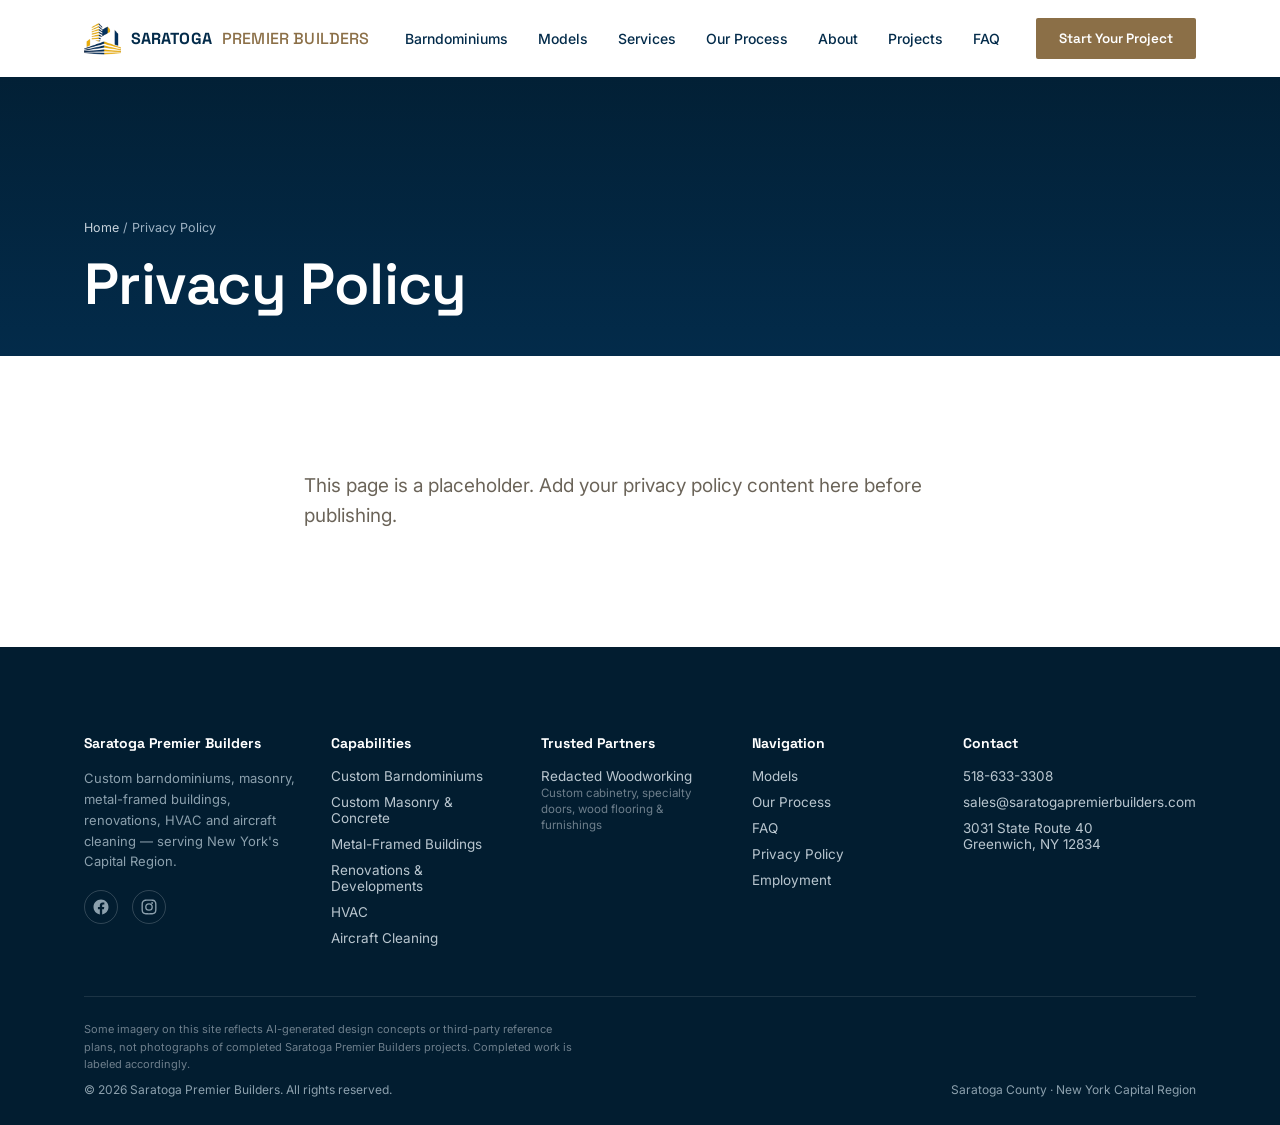
<file: privacy-policy.html>
<!DOCTYPE html>
<html lang="en">
<head>
<meta charset="UTF-8">
<meta name="viewport" content="width=device-width, initial-scale=1.0">
<title>Privacy Policy | Saratoga Premier Builders</title>
<meta name="description" content="Privacy Policy for Saratoga Premier Builders.">
<link rel="canonical" href="https://saratogapremierbuilders.com/privacy-policy">
<link rel="preconnect" href="https://fonts.googleapis.com">
<link rel="preconnect" href="https://fonts.gstatic.com" crossorigin>
<link href="https://fonts.googleapis.com/css2?family=Space+Grotesk:wght@400;500;600;700&family=Inter:wght@400;500;600;700&display=swap" rel="stylesheet">
<link rel="stylesheet" href="assets/styles.css">
</head>
<body>

<header id="siteHeader" class="scrolled">
  <div class="nav-inner">
    <a href="index.html" class="logo"><img src="assets/logo-spb-icon.png" alt="" class="logo-icon">SARATOGA <span>PREMIER BUILDERS</span></a>
    <nav class="main-nav" id="mainNav">
      <a href="barndominiums.html">Barndominiums</a>
      <a href="barndominium-models.html">Models</a>
      <a href="services.html">Services</a>
      <a href="index.html#process">Our Process</a>
      <a href="about.html">About</a>
      <a href="projects.html">Projects</a>
      <a href="faq.html">FAQ</a>
    </nav>
    <div class="nav-cta">
      <a href="start-your-project.html" class="btn btn-primary">Start Your Project</a>
      <button class="nav-toggle" id="navToggle" aria-label="Toggle menu" aria-expanded="false"><span></span></button>
    </div>
  </div>
</header>

<main>
  <section class="page-hero" style="padding-bottom:40px;">
    <div class="wrap">
      <div class="crumb"><a href="index.html">Home</a> / Privacy Policy</div>
      <h1>Privacy Policy</h1>
    </div>
  </section>
  <section>
    <div class="wrap" style="max-width:800px;">
      <p class="lede">This page is a placeholder. Add your privacy policy content here before publishing.</p>
    </div>
  </section>
</main>

<footer>
  <div class="wrap">
    <div class="footer-grid">
      <div>
        <h5>Saratoga Premier Builders</h5>
        <p style="font-size:13px; max-width:32ch; color:#8CA0AD;">Custom barndominiums, masonry, metal-framed buildings, renovations, HVAC and aircraft cleaning — serving New York's Capital Region.</p>
        <div class="social-row">
          <a href="https://www.facebook.com/share/1CmLaSiEL7/?mibextid=wwXIfr" target="_blank" rel="noopener" aria-label="Saratoga Premier Builders on Facebook">
            <svg width="18" height="18" viewBox="0 0 24 24" fill="currentColor"><path d="M22 12.06C22 6.51 17.52 2 12 2S2 6.51 2 12.06c0 5 3.66 9.14 8.44 9.94v-7.03H7.9v-2.91h2.54V9.85c0-2.51 1.49-3.9 3.77-3.9 1.09 0 2.24.2 2.24.2v2.46h-1.26c-1.24 0-1.63.77-1.63 1.56v1.89h2.78l-.44 2.91h-2.34V22c4.78-.8 8.44-4.94 8.44-9.94z"/></svg>
          </a>
          <a href="https://www.instagram.com/saratogapremierbuildersllc?stkn=aGRqMHg1M2Jramxn" target="_blank" rel="noopener" aria-label="Saratoga Premier Builders on Instagram">
            <svg width="18" height="18" viewBox="0 0 24 24" fill="currentColor"><path d="M12 2c-2.72 0-3.06.01-4.13.06-1.06.05-1.79.22-2.43.47-.66.26-1.22.6-1.77 1.16-.56.55-.9 1.11-1.16 1.77-.25.64-.42 1.37-.47 2.43C2.01 8.94 2 9.28 2 12s.01 3.06.06 4.13c.05 1.06.22 1.79.47 2.43.26.66.6 1.22 1.16 1.77.55.56 1.11.9 1.77 1.16.64.25 1.37.42 2.43.47C8.94 21.99 9.28 22 12 22s3.06-.01 4.13-.06c1.06-.05 1.79-.22 2.43-.47.66-.26 1.22-.6 1.77-1.16.56-.55.9-1.11 1.16-1.77.25-.64.42-1.37.47-2.43.05-1.07.06-1.41.06-4.13s-.01-3.06-.06-4.13c-.05-1.06-.22-1.79-.47-2.43-.26-.66-.6-1.22-1.16-1.77-.55-.56-1.11-.9-1.77-1.16-.64-.25-1.37-.42-2.43-.47C15.06 2.01 14.72 2 12 2zm0 1.8c2.67 0 2.99.01 4.04.06.98.04 1.51.21 1.86.35.47.18.8.4 1.15.75.35.35.57.68.75 1.15.14.35.31.88.35 1.86.05 1.05.06 1.37.06 4.04s-.01 2.99-.06 4.04c-.04.98-.21 1.51-.35 1.86-.18.47-.4.8-.75 1.15-.35.35-.68.57-1.15.75-.35.14-.88.31-1.86.35-1.05.05-1.37.06-4.04.06s-2.99-.01-4.04-.06c-.98-.04-1.51-.21-1.86-.35-.47-.18-.8-.4-1.15-.75-.35-.35-.57-.68-.75-1.15-.14-.35-.31-.88-.35-1.86C3.81 14.99 3.8 14.67 3.8 12s.01-2.99.06-4.04c.04-.98.21-1.51.35-1.86.18-.47.4-.8.75-1.15.35-.35.68-.57 1.15-.75.35-.14.88-.31 1.86-.35C9.01 3.81 9.33 3.8 12 3.8zm0 3.05a5.15 5.15 0 100 10.3 5.15 5.15 0 000-10.3zm0 8.5a3.35 3.35 0 110-6.7 3.35 3.35 0 010 6.7zm5.35-8.7a1.2 1.2 0 11-2.4 0 1.2 1.2 0 012.4 0z"/></svg>
          </a>
        </div>
      </div>
      <div>
        <h5>Capabilities</h5>
        <ul>
          <li><a href="barndominiums.html">Custom Barndominiums</a></li>
          <li><a href="services.html">Custom Masonry &amp; Concrete</a></li>
          <li><a href="services.html">Metal-Framed Buildings</a></li>
          <li><a href="services.html">Renovations &amp; Developments</a></li>
          <li><a href="hvac.html">HVAC</a></li>
          <li><a href="aircraft-cleaning.html">Aircraft Cleaning</a></li>
        </ul>
      </div>
      <div>
        <h5>Trusted Partners</h5>
        <ul>
          <li><a href="https://redactedwoodworking.com" target="_blank" rel="noopener">Redacted Woodworking</a><br><span style="font-size:11.5px; color:#6E7F8C;">Custom cabinetry, specialty doors, wood flooring &amp; furnishings</span></li>
        </ul>
      </div>
      <div>
        <h5>Navigation</h5>
        <ul>
          <li><a href="barndominium-models.html">Models</a></li>
          <li><a href="index.html#process">Our Process</a></li>
          <li><a href="faq.html">FAQ</a></li>
          <li><a href="privacy-policy.html">Privacy Policy</a></li>
          <li><a href="employment.html">Employment</a></li>
        </ul>
      </div>
      <div>
        <h5>Contact</h5>
        <ul>
          <li><a href="tel:15186333308">518-633-3308</a></li>
          <li><a href="mailto:sales@saratogapremierbuilders.com">sales@saratogapremierbuilders.com</a></li>
          <li>3031 State Route 40<br>Greenwich, NY 12834</li>
        </ul>
      </div>
    </div>
    <div class="footer-bottom" style="flex-direction:column; align-items:flex-start; gap:8px;">
      <p style="font-size:11px; color:#6E7F8C; max-width:70ch; margin:0;">Some imagery on this site reflects AI-generated design concepts or third-party reference plans, not photographs of completed Saratoga Premier Builders projects. Completed work is labeled accordingly.</p>
      <div style="display:flex; justify-content:space-between; width:100%; flex-wrap:wrap; gap:8px;">
        <span>© 2026 Saratoga Premier Builders. All rights reserved.</span>
        <span>Saratoga County · New York Capital Region</span>
      </div>
    </div>
  </div>
</footer>

<script src="assets/site.js"></script>
</body>
</html>
</file>
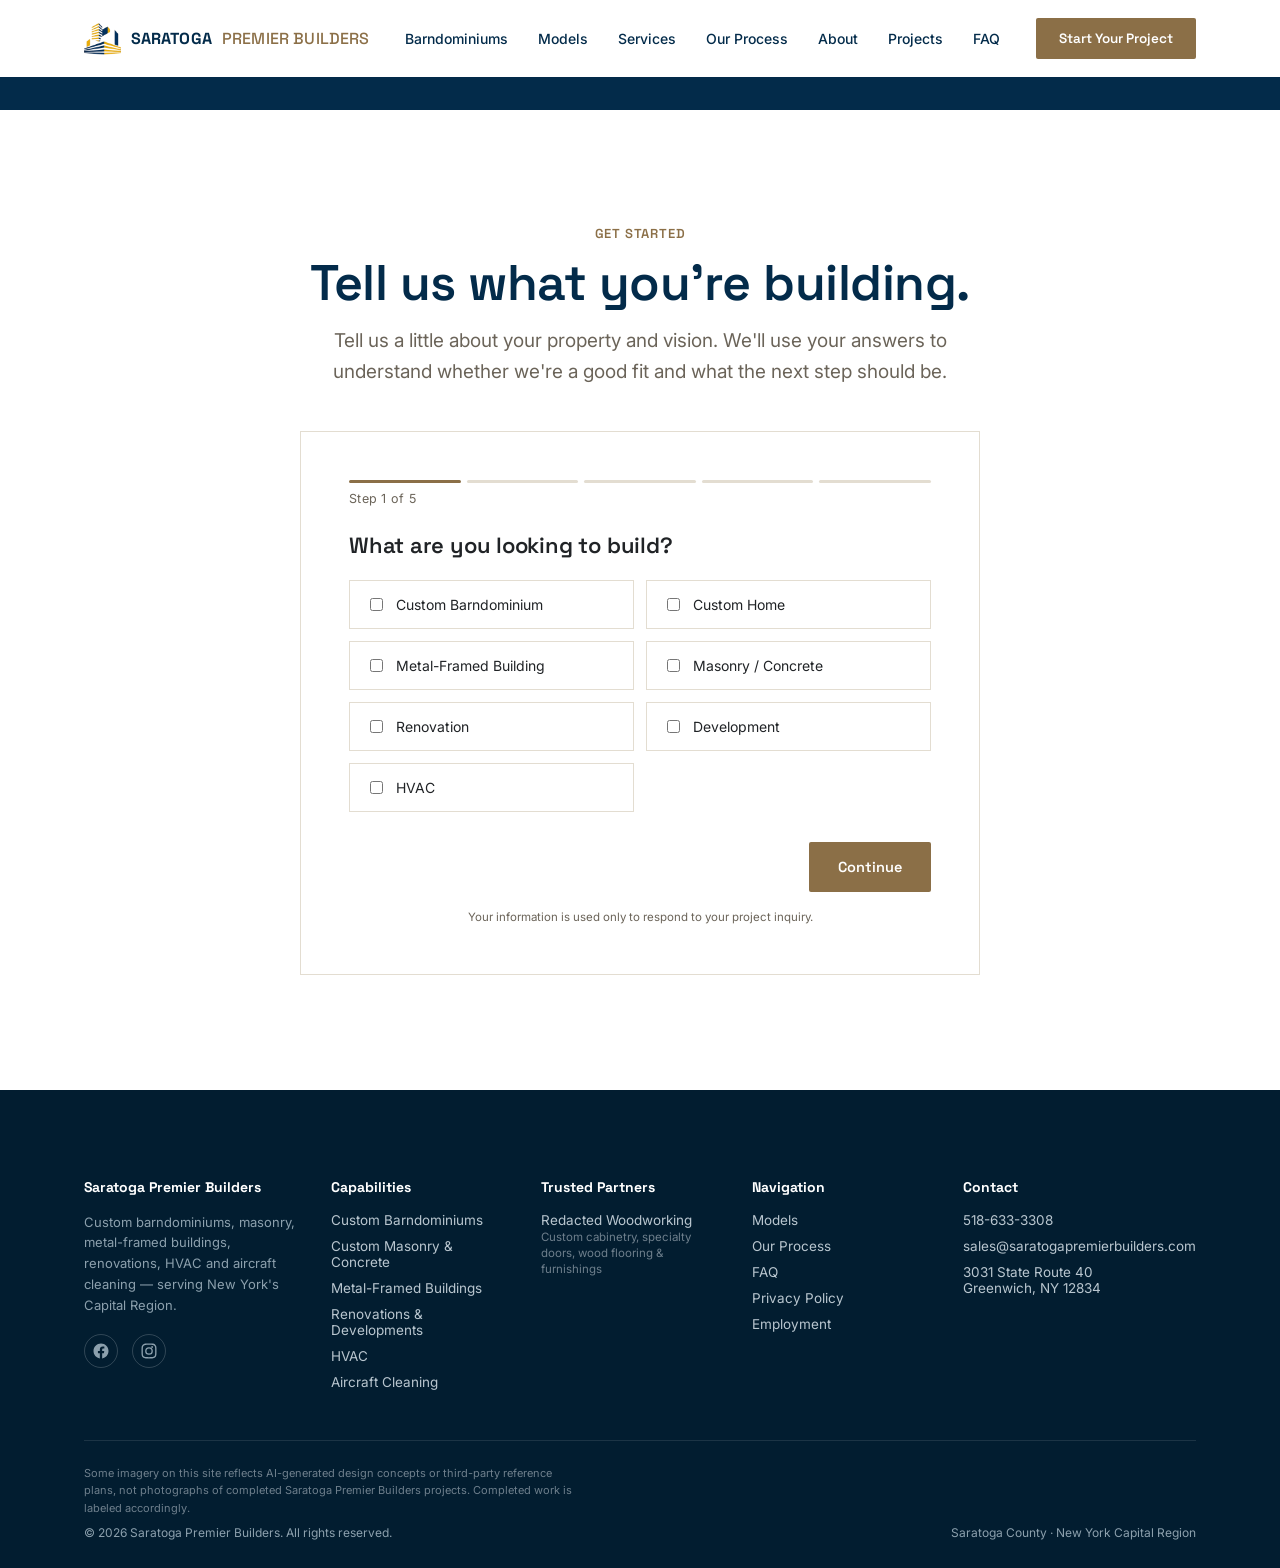
<file: start-your-project.html>
<!DOCTYPE html>
<html lang="en">
<head>
<meta charset="UTF-8">
<meta name="viewport" content="width=device-width, initial-scale=1.0">
<title>Start Your Project | Saratoga Premier Builders</title>
<meta name="description" content="Tell us about your property and vision. Saratoga Premier Builders will review your project details and reach out about next steps for your custom barndominium or construction project.">
<link rel="canonical" href="https://saratogapremierbuilders.com/start-your-project">
<link rel="preconnect" href="https://fonts.googleapis.com">
<link rel="preconnect" href="https://fonts.gstatic.com" crossorigin>
<link href="https://fonts.googleapis.com/css2?family=Space+Grotesk:wght@400;500;600;700&family=Inter:wght@400;500;600;700&display=swap" rel="stylesheet">
<link rel="stylesheet" href="assets/styles.css">
</head>
<body>

<header id="siteHeader" class="scrolled">
  <div class="nav-inner">
    <a href="index.html" class="logo"><img src="assets/logo-spb-icon.png" alt="" class="logo-icon">SARATOGA <span>PREMIER BUILDERS</span></a>
    <nav class="main-nav" id="mainNav">
      <a href="barndominiums.html">Barndominiums</a>
      <a href="barndominium-models.html">Models</a>
      <a href="services.html">Services</a>
      <a href="index.html#process">Our Process</a>
      <a href="about.html">About</a>
      <a href="projects.html">Projects</a>
      <a href="faq.html">FAQ</a>
    </nav>
    <div class="nav-cta">
      <a href="start-your-project.html" class="btn btn-primary">Start Your Project</a>
      <button class="nav-toggle" id="navToggle" aria-label="Toggle menu" aria-expanded="false"><span></span></button>
    </div>
  </div>
</header>

<main>
  <div style="height:110px; background:var(--navy);"></div>
  <!-- ============ SECTION 15 — LEAD FORM ============ -->
  <section id="start" class="section-dark">
    <div class="wrap" style="text-align:center;">
      <div class="label">Get Started</div>
      <h2 class="h-lg" style="color:var(--navy); margin-top:14px;">Tell us what you're building.</h2>
      <p class="lede" style="margin:16px auto 0; max-width:56ch;">Tell us a little about your property and vision. We'll use your answers to understand whether we're a good fit and what the next step should be.</p>
    </div>

    <form class="form-wrap" id="leadForm" novalidate>
      <div class="form-progress">
        <div class="dot active" data-dot="1"></div>
        <div class="dot" data-dot="2"></div>
        <div class="dot" data-dot="3"></div>
        <div class="dot" data-dot="4"></div>
        <div class="dot" data-dot="5"></div>
      </div>
      <div class="form-step-label"><span id="stepLabel">Step 1 of 5</span></div>

      <div id="formBody">
        <!-- STEP 1 -->
        <div class="form-step active" data-step="1">
          <h3>What are you looking to build?</h3>
          <div class="opt-grid">
            <label class="opt"><input type="checkbox" name="interest" value="Custom Barndominium"> Custom Barndominium</label>
            <label class="opt"><input type="checkbox" name="interest" value="Custom Home"> Custom Home</label>
            <label class="opt"><input type="checkbox" name="interest" value="Metal-Framed Building"> Metal-Framed Building</label>
            <label class="opt"><input type="checkbox" name="interest" value="Masonry / Concrete"> Masonry / Concrete</label>
            <label class="opt"><input type="checkbox" name="interest" value="Renovation"> Renovation</label>
            <label class="opt"><input type="checkbox" name="interest" value="Development"> Development</label>
            <label class="opt"><input type="checkbox" name="interest" value="HVAC"> HVAC</label>
          </div>
        </div>

        <!-- STEP 2 -->
        <div class="form-step" data-step="2">
          <h3>Tell us about the property.</h3>
          <div class="field">
            <label>Do you already own the property?</label>
            <div class="opt-grid">
              <label class="opt"><input type="radio" name="ownership" value="Yes"> Yes</label>
              <label class="opt"><input type="radio" name="ownership" value="No"> No</label>
              <label class="opt"><input type="radio" name="ownership" value="Under Contract"> Under Contract</label>
              <label class="opt"><input type="radio" name="ownership" value="Looking for Property"> Looking for Property</label>
            </div>
          </div>
          <div class="field"><label>Property Location / Town *</label><input type="text" name="location" required></div>
          <div class="field"><label>Approximate Lot Size</label><input type="text" name="lotSize" placeholder="e.g. 5 acres"></div>
        </div>

        <!-- STEP 3 -->
        <div class="form-step" data-step="3">
          <h3>Tell us about the home.</h3>
          <div class="field">
            <label>Desired Home / Building Size</label>
            <select name="size">
              <option value="">Select one</option>
              <option>Under 2,000 sq ft</option>
              <option>2,000–3,000 sq ft</option>
              <option>3,000–4,000 sq ft</option>
              <option>4,000–5,000 sq ft</option>
              <option>5,000+ sq ft</option>
              <option>Not sure yet</option>
            </select>
          </div>
          <div class="field">
            <label>Preferred Style</label>
            <div class="opt-grid">
              <label class="opt"><input type="radio" name="style" value="Modern"> Modern</label>
              <label class="opt"><input type="radio" name="style" value="Rustic"> Rustic</label>
              <label class="opt"><input type="radio" name="style" value="Modern Farmhouse"> Modern Farmhouse</label>
              <label class="opt"><input type="radio" name="style" value="Traditional Barn"> Traditional Barn</label>
              <label class="opt"><input type="radio" name="style" value="Luxury / Estate"> Luxury / Estate</label>
              <label class="opt"><input type="radio" name="style" value="Not Sure"> Not Sure</label>
            </div>
          </div>
          <div class="field">
            <label>What are your must-have features?</label>
            <textarea name="features" rows="3" placeholder="e.g. large garage, pool, L-shaped design, screened porch, guest suite..."></textarea>
          </div>
        </div>

        <!-- STEP 4 -->
        <div class="form-step" data-step="4">
          <h3>Timeline &amp; budget.</h3>
          <div class="field">
            <label>When are you hoping to start?</label>
            <div class="opt-grid">
              <label class="opt"><input type="radio" name="timeline" value="ASAP"> ASAP</label>
              <label class="opt"><input type="radio" name="timeline" value="3–6 months"> 3–6 months</label>
              <label class="opt"><input type="radio" name="timeline" value="6–12 months"> 6–12 months</label>
              <label class="opt"><input type="radio" name="timeline" value="12+ months"> 12+ months</label>
              <label class="opt"><input type="radio" name="timeline" value="Just researching"> Just researching</label>
            </div>
          </div>
          <div class="field">
            <label>Approximate project budget</label>
            <select name="budget">
              <option value="">Select one</option>
              <option>Under $500K</option>
              <option>$500K–$750K</option>
              <option>$750K–$1M</option>
              <option>$1M–$1.5M</option>
              <option>$1.5M+</option>
              <option>Not sure yet</option>
            </select>
          </div>
        </div>

        <!-- STEP 5 -->
        <div class="form-step" data-step="5">
          <h3>How can we reach you?</h3>
          <div class="row2">
            <div class="field"><label>First Name *</label><input type="text" name="firstName" required></div>
            <div class="field"><label>Last Name *</label><input type="text" name="lastName" required></div>
          </div>
          <div class="row2">
            <div class="field"><label>Email *</label><input type="email" name="email" required></div>
            <div class="field"><label>Phone *</label><input type="tel" name="phone" required></div>
          </div>
          <div class="field"><label>Tell us about your project</label><textarea name="notes" rows="3"></textarea></div>
        </div>
      </div>

      <div class="form-nav">
        <button type="button" class="btn-back" id="btnBack" style="visibility:hidden;">← Back</button>
        <button type="button" class="btn btn-primary" id="btnNext">Continue</button>
      </div>
      <p class="privacy-note">Your information is used only to respond to your project inquiry.</p>

      <div class="success-panel" id="successPanel">
        <h3 style="margin-bottom:12px;">Your project just took the first step.</h3>
        <p style="color:var(--muted); font-size:14.5px;">We received your information. Our team will review your project details and reach out regarding next steps.</p>
        <a href="barndominiums.html" class="btn btn-outline-dark" style="margin-top:24px;" id="successCta">Explore Barndominiums</a>
      </div>
    </form>
  </section>

</main>

<footer>
  <div class="wrap">
    <div class="footer-grid">
      <div>
        <h5>Saratoga Premier Builders</h5>
        <p style="font-size:13px; max-width:32ch; color:#8CA0AD;">Custom barndominiums, masonry, metal-framed buildings, renovations, HVAC and aircraft cleaning — serving New York's Capital Region.</p>
        <div class="social-row">
          <a href="https://www.facebook.com/share/1CmLaSiEL7/?mibextid=wwXIfr" target="_blank" rel="noopener" aria-label="Saratoga Premier Builders on Facebook">
            <svg width="18" height="18" viewBox="0 0 24 24" fill="currentColor"><path d="M22 12.06C22 6.51 17.52 2 12 2S2 6.51 2 12.06c0 5 3.66 9.14 8.44 9.94v-7.03H7.9v-2.91h2.54V9.85c0-2.51 1.49-3.9 3.77-3.9 1.09 0 2.24.2 2.24.2v2.46h-1.26c-1.24 0-1.63.77-1.63 1.56v1.89h2.78l-.44 2.91h-2.34V22c4.78-.8 8.44-4.94 8.44-9.94z"/></svg>
          </a>
          <a href="https://www.instagram.com/saratogapremierbuildersllc?stkn=aGRqMHg1M2Jramxn" target="_blank" rel="noopener" aria-label="Saratoga Premier Builders on Instagram">
            <svg width="18" height="18" viewBox="0 0 24 24" fill="currentColor"><path d="M12 2c-2.72 0-3.06.01-4.13.06-1.06.05-1.79.22-2.43.47-.66.26-1.22.6-1.77 1.16-.56.55-.9 1.11-1.16 1.77-.25.64-.42 1.37-.47 2.43C2.01 8.94 2 9.28 2 12s.01 3.06.06 4.13c.05 1.06.22 1.79.47 2.43.26.66.6 1.22 1.16 1.77.55.56 1.11.9 1.77 1.16.64.25 1.37.42 2.43.47C8.94 21.99 9.28 22 12 22s3.06-.01 4.13-.06c1.06-.05 1.79-.22 2.43-.47.66-.26 1.22-.6 1.77-1.16.56-.55.9-1.11 1.16-1.77.25-.64.42-1.37.47-2.43.05-1.07.06-1.41.06-4.13s-.01-3.06-.06-4.13c-.05-1.06-.22-1.79-.47-2.43-.26-.66-.6-1.22-1.16-1.77-.55-.56-1.11-.9-1.77-1.16-.64-.25-1.37-.42-2.43-.47C15.06 2.01 14.72 2 12 2zm0 1.8c2.67 0 2.99.01 4.04.06.98.04 1.51.21 1.86.35.47.18.8.4 1.15.75.35.35.57.68.75 1.15.14.35.31.88.35 1.86.05 1.05.06 1.37.06 4.04s-.01 2.99-.06 4.04c-.04.98-.21 1.51-.35 1.86-.18.47-.4.8-.75 1.15-.35.35-.68.57-1.15.75-.35.14-.88.31-1.86.35-1.05.05-1.37.06-4.04.06s-2.99-.01-4.04-.06c-.98-.04-1.51-.21-1.86-.35-.47-.18-.8-.4-1.15-.75-.35-.35-.57-.68-.75-1.15-.14-.35-.31-.88-.35-1.86C3.81 14.99 3.8 14.67 3.8 12s.01-2.99.06-4.04c.04-.98.21-1.51.35-1.86.18-.47.4-.8.75-1.15.35-.35.68-.57 1.15-.75.35-.14.88-.31 1.86-.35C9.01 3.81 9.33 3.8 12 3.8zm0 3.05a5.15 5.15 0 100 10.3 5.15 5.15 0 000-10.3zm0 8.5a3.35 3.35 0 110-6.7 3.35 3.35 0 010 6.7zm5.35-8.7a1.2 1.2 0 11-2.4 0 1.2 1.2 0 012.4 0z"/></svg>
          </a>
        </div>
      </div>
      <div>
        <h5>Capabilities</h5>
        <ul>
          <li><a href="barndominiums.html">Custom Barndominiums</a></li>
          <li><a href="services.html">Custom Masonry &amp; Concrete</a></li>
          <li><a href="services.html">Metal-Framed Buildings</a></li>
          <li><a href="services.html">Renovations &amp; Developments</a></li>
          <li><a href="hvac.html">HVAC</a></li>
          <li><a href="aircraft-cleaning.html">Aircraft Cleaning</a></li>
        </ul>
      </div>
      <div>
        <h5>Trusted Partners</h5>
        <ul>
          <li><a href="https://redactedwoodworking.com" target="_blank" rel="noopener">Redacted Woodworking</a><br><span style="font-size:11.5px; color:#6E7F8C;">Custom cabinetry, specialty doors, wood flooring &amp; furnishings</span></li>
        </ul>
      </div>
      <div>
        <h5>Navigation</h5>
        <ul>
          <li><a href="barndominium-models.html">Models</a></li>
          <li><a href="index.html#process">Our Process</a></li>
          <li><a href="faq.html">FAQ</a></li>
          <li><a href="privacy-policy.html">Privacy Policy</a></li>
          <li><a href="employment.html">Employment</a></li>
        </ul>
      </div>
      <div>
        <h5>Contact</h5>
        <ul>
          <li><a href="tel:15186333308">518-633-3308</a></li>
          <li><a href="mailto:sales@saratogapremierbuilders.com">sales@saratogapremierbuilders.com</a></li>
          <li>3031 State Route 40<br>Greenwich, NY 12834</li>
        </ul>
      </div>
    </div>
    <div class="footer-bottom" style="flex-direction:column; align-items:flex-start; gap:8px;">
      <p style="font-size:11px; color:#6E7F8C; max-width:70ch; margin:0;">Some imagery on this site reflects AI-generated design concepts or third-party reference plans, not photographs of completed Saratoga Premier Builders projects. Completed work is labeled accordingly.</p>
      <div style="display:flex; justify-content:space-between; width:100%; flex-wrap:wrap; gap:8px;">
        <span>© 2026 Saratoga Premier Builders. All rights reserved.</span>
        <span>Saratoga County · New York Capital Region</span>
      </div>
    </div>
  </div>
</footer>

<script src="assets/site.js"></script>
</body>
</html>
</file>
<file: assets/styles.css>
:root{
    --navy:#032B4A;
    --navy-deep:#021D30;
    --white:#FFFFFF;
    --warm:#F5F2EC;
    --charcoal:#202326;
    --stone:#B5AA9C;
    --stone-dk:#8C8071;
    --brass:#8B6F47;
    --ink:#202326;
    --muted:#6B6459;
    --line:#E3DDD1;
    --line-dark:#1B4A6D;
    --radius:2px;
    --maxw:1240px;
    --pad: clamp(20px, 5vw, 64px);
  }
  *{box-sizing:border-box;}
  html{scroll-behavior:smooth; overflow-x:hidden; width:100%;}
  body{
    margin:0;
    font-family:'Inter',sans-serif;
    color:var(--ink);
    background:var(--white);
    -webkit-font-smoothing:antialiased;
    overflow-x:hidden;
    width:100%;
  }
  h1,h2,h3,h4{
    font-family:'Space Grotesk',sans-serif;
    margin:0;
    font-weight:600;
    letter-spacing:-0.01em;
    line-height:1.08;
  }
  p{margin:0;line-height:1.6;}
  a{color:inherit;text-decoration:none;}
  img{max-width:100%;display:block;}
  button{font-family:inherit;cursor:pointer;}
  .wrap{max-width:var(--maxw);margin:0 auto;padding-left:var(--pad);padding-right:var(--pad);}
  .visually-hidden{position:absolute;width:1px;height:1px;overflow:hidden;clip:rect(0 0 0 0);}

  /* focus visibility */
  a:focus-visible, button:focus-visible, input:focus-visible, textarea:focus-visible, select:focus-visible{
    outline:2px solid var(--brass);
    outline-offset:2px;
  }

  @media (prefers-reduced-motion: reduce){
    *{animation-duration:0.01ms !important; animation-iteration-count:1 !important; transition-duration:0.01ms !important; scroll-behavior:auto !important;}
  }

  /* ---------- Placeholder photo panels (real photography drops in here later) ---------- */
  .photo{
    position:relative;
    background:linear-gradient(155deg, var(--navy) 0%, var(--navy-deep) 100%);
    overflow:hidden;
  }
  .photo::before{
    content:"";
    position:absolute; inset:0;
    background-image:
      linear-gradient(var(--line-dark) 1px, transparent 1px);
    background-size: 100% 34px;
    opacity:.35;
    mix-blend-mode:overlay;
  }
  .photo-cap{
    position:absolute; left:18px; right:18px; bottom:14px;
    font-size:11px; letter-spacing:.03em; font-style:italic;
    color:rgba(255,255,255,.55);
  }
  .photo.light{background:linear-gradient(155deg,#EFE9DC 0%, var(--warm) 100%);}
  .photo.light::before{background-image:linear-gradient(var(--stone) 1px, transparent 1px); opacity:.25;}
  .photo.light .photo-cap{color:var(--muted);}

  /* ---------- Buttons ---------- */
  .btn{
    display:inline-flex; align-items:center; gap:8px;
    padding:15px 28px;
    font-family:'Space Grotesk',sans-serif;
    font-weight:600;
    font-size:14.5px;
    border-radius:var(--radius);
    border:1.5px solid transparent;
    transition:background .18s ease, color .18s ease, border-color .18s ease, transform .18s ease;
    white-space:nowrap;
  }
  .btn-primary{background:var(--brass); color:var(--white);}
  .btn-primary:hover{background:#7A5F3C; transform:translateY(-1px);}
  .btn-outline-light{border-color:rgba(255,255,255,.55); color:var(--white);}
  .btn-outline-light:hover{border-color:#fff; background:rgba(255,255,255,.08);}
  .btn-outline-dark{border-color:var(--navy); color:var(--navy);}
  .btn-outline-dark:hover{background:var(--navy); color:var(--white);}
  .btn-ghost{color:var(--navy); font-weight:600; font-size:14.5px; font-family:'Space Grotesk',sans-serif;}
  .btn-ghost svg{transition:transform .18s ease;}
  .btn-ghost:hover svg{transform:translateX(3px);}

  /* ---------- Section rhythm ---------- */
  section{padding:clamp(64px,9vw,120px) 0;}
  .section-dark{background:var(--white); color:var(--ink);}
  .section-warm{background:var(--warm);}
  .section-charcoal{background:var(--white); color:var(--ink);}
  .label{
    font-family:'Space Grotesk',sans-serif;
    font-size:13px; font-weight:600; letter-spacing:.06em; text-transform:uppercase;
    color:var(--brass);
  }
  .section-dark .label, .section-charcoal .label{color:var(--brass);}
  h2.h-lg{font-size:clamp(30px,4.2vw,50px);}
  h2.h-md{font-size:clamp(26px,3.2vw,38px);}
  .lede{font-size:clamp(16px,1.7vw,19px); color:var(--muted); max-width:640px;}
  .section-dark .lede, .section-charcoal .lede{color:var(--muted);}

  hr.rule{border:none; border-top:1px solid var(--line); margin:0;}
  .section-dark hr.rule, .section-charcoal hr.rule{border-top:1px solid var(--line);}

  /* ---------- Nav ---------- */
  header{
    position:fixed; top:0; left:0; right:0; z-index:100;
    background:var(--white);
    box-shadow:0 1px 0 rgba(3,43,74,.08);
    transition:box-shadow .25s ease;
  }
  header.scrolled{box-shadow:0 2px 10px rgba(3,43,74,.12);}
  .nav-inner{
    max-width:var(--maxw); margin:0 auto; padding:18px var(--pad);
    display:flex; align-items:center; justify-content:space-between;
  }
  .logo{
    font-family:'Space Grotesk',sans-serif; font-weight:700; font-size:16px;
    color:var(--navy); letter-spacing:.01em;
    display:flex; align-items:center; gap:10px;
  }
  .logo span{color:var(--brass); font-weight:500;}
  .logo-icon{height:32px; width:auto; display:block;}
  nav.main-nav{display:flex; gap:30px; align-items:center;}
  nav.main-nav a{
    font-size:14px; font-weight:500; color:var(--navy);
    transition:color .15s ease;
  }
  nav.main-nav a:hover{color:var(--brass);}
  .nav-cta{display:flex; align-items:center; gap:18px;}
  .nav-cta .btn-primary{padding:11px 22px; font-size:13.5px;}
  .nav-toggle{display:none; background:none; border:none; padding:8px;}
  .nav-toggle span, .nav-toggle span::before, .nav-toggle span::after{
    content:""; display:block; width:22px; height:2px; background:var(--navy); position:relative; transition:all .2s ease;
  }
  .nav-toggle span::before{position:absolute; top:-7px;}
  .nav-toggle span::after{position:absolute; top:7px;}

  @media (max-width:900px){
    nav.main-nav{
      position:fixed; inset:0 0 0 30%; top:0; background:var(--navy-deep);
      flex-direction:column; justify-content:center; gap:26px;
      transform:translateX(100%); transition:transform .3s ease; padding:0 32px;
    }
    nav.main-nav.open{transform:translateX(0);}
    nav.main-nav a{font-size:20px; color:#fff;}
    .nav-cta .btn-primary{display:none;}
    .nav-toggle{display:block;}
    header{background:var(--white);}
  }

  /* ---------- Hero ---------- */
  .hero{
    position:relative; min-height:100svh; display:flex; align-items:flex-end;
    background:linear-gradient(180deg, var(--navy-deep) 0%, var(--navy) 55%, #04385c 100%);
    overflow:hidden;
  }
  .hero::before{
    content:""; position:absolute; inset:0;
    background-image:
      repeating-linear-gradient(100deg, rgba(255,255,255,.05) 0 1px, transparent 1px 120px),
      repeating-linear-gradient(10deg, rgba(255,255,255,.04) 0 1px, transparent 1px 160px);
  }
  .hero-inner{
    position:relative; z-index:2; width:100%;
    max-width:var(--maxw); margin:0 auto; padding:0 var(--pad) 76px;
    padding-top:180px;
  }
  .hero-eyebrow{
    display:flex; gap:10px; flex-wrap:wrap; margin-bottom:26px;
  }
  .chip{
    font-size:12px; font-weight:500; letter-spacing:.03em;
    color:#DCE6EC; border:1px solid rgba(255,255,255,.28);
    padding:7px 14px; border-radius:100px;
    background:rgba(255,255,255,.05);
  }
  .hero h1{
    font-size:clamp(38px,6.4vw,78px);
    color:var(--white);
    max-width:15ch;
  }
  .hero p.lede{color:#D7E2EA; margin-top:24px; font-size:clamp(16px,1.8vw,19px); max-width:52ch;}
  .hero-ctas{display:flex; gap:16px; flex-wrap:wrap; margin-top:38px;}
  .scroll-cue{
    position:absolute; right:var(--pad); bottom:36px; z-index:2;
    display:flex; flex-direction:column; align-items:center; gap:10px;
    color:rgba(255,255,255,.55); font-size:11px; letter-spacing:.08em;
  }
  .scroll-cue .line{width:1px; height:38px; background:linear-gradient(#fff, transparent); animation:pulse 2s ease-in-out infinite;}
  @keyframes pulse{0%,100%{opacity:.3;} 50%{opacity:1;}}
  @media (max-width:900px){ .scroll-cue{display:none;} }

  /* ---------- Why Barndominium rail ---------- */
  .benefit-rail{
    display:grid; grid-auto-flow:column; grid-auto-columns:minmax(240px,1fr);
    gap:1px; background:var(--line); border-top:1px solid var(--line); border-bottom:1px solid var(--line);
    overflow-x:auto; scrollbar-width:none;
  }
  .benefit-rail::-webkit-scrollbar{display:none;}

  .benefit-card{
    background:var(--white); padding:36px 26px 30px; border-top:3px solid transparent;
    transition:border-top-color .2s ease, background .2s ease;
  }
  .benefit-card:hover{border-top-color:var(--brass); background:var(--warm);}
  .benefit-card .icon-badge{
    width:46px; height:46px; border-radius:50%; background:var(--navy); color:#fff;
    display:flex; align-items:center; justify-content:center; margin-bottom:18px;
    transition:background .2s ease;
  }
  .benefit-card:hover .icon-badge{background:var(--brass);}
  .benefit-card h3{font-size:19px; margin-bottom:12px;}
  .benefit-card p{font-size:14.5px; color:var(--muted);}
  @media (max-width:700px){
    .benefit-rail{grid-auto-columns:100%; scroll-snap-type:x mandatory;}
    .benefit-card{scroll-snap-align:start;}
  }

  /* ---------- Gallery grid ---------- */
  .gallery-grid{display:grid; grid-template-columns:repeat(3,1fr); gap:28px;}
  .tag{position:absolute; top:14px; left:14px; z-index:2; background:rgba(3,43,74,.85); color:#fff; font-size:10.5px; letter-spacing:.04em; padding:5px 10px; border-radius:100px;}
  .rphoto .tag{ top:12px; left:12px; }
  .gallery-card .tag{
    position:absolute; top:14px; left:14px; z-index:2;
    background:rgba(3,43,74,.85); color:#fff; font-size:10.5px; letter-spacing:.04em;
    padding:5px 10px; border-radius:100px;
  }
  .gallery-card h4{font-size:17px; margin-top:16px;}
  .gallery-card p{font-size:13.5px; color:var(--muted); margin-top:6px;}
  @media (max-width:900px){ .gallery-grid{grid-template-columns:1fr 1fr;} }
  @media (max-width:600px){ .gallery-grid{grid-template-columns:1fr;} }

  /* ---------- Plans / featured ---------- */
  .plans-row{display:grid; grid-template-columns:1fr 1fr; gap:32px; margin-top:48px;}
  .plan-card{border:1px solid var(--line); padding:0;}
  .plan-card .photo{aspect-ratio:16/10;}
  .plan-body{padding:26px;}
  .plan-body .tag-ref{font-size:11px; letter-spacing:.04em; color:var(--brass); text-transform:uppercase; font-weight:600;}
  .plan-body h4{font-size:21px; margin:8px 0 10px; color:var(--navy);}
  .plan-stats{display:flex; gap:18px; flex-wrap:wrap; margin:14px 0 18px;}
  .plan-stats span{font-size:12.5px; color:var(--muted);}
  .plan-stats strong{color:var(--navy); font-family:'Space Grotesk',sans-serif; display:block; font-size:15px;}
  @media (max-width:800px){ .plans-row{grid-template-columns:1fr;} }

  /* ---------- Customization ---------- */
  .wish-grid{
    display:grid; grid-template-columns:repeat(auto-fill,minmax(170px,1fr)); gap:2px;
    background:var(--line); border:1px solid var(--line);
  }
  .wish-item{
    background:var(--white); padding:22px 18px; font-family:'Space Grotesk',sans-serif;
    font-size:14.5px; font-weight:600; color:var(--navy);
    display:flex; align-items:center; min-height:74px;
  }

  /* ---------- SIP concise ---------- */
  .sip-grid{display:grid; grid-template-columns:repeat(3,1fr); gap:28px; margin-top:40px;}
  .sip-item{padding:26px 0; border-top:1px solid var(--line);}
  .sip-item h4{font-size:16px; margin-bottom:8px; color:var(--navy);}
  .sip-item p{font-size:14px; color:var(--muted);}
  @media (max-width:700px){ .sip-grid{grid-template-columns:1fr;} }

  /* ---------- Process ---------- */
  .process-list{margin-top:48px; border-top:1px solid var(--line);}
  .process-step{
    border-bottom:1px solid var(--line); padding:26px 0; cursor:pointer;
    display:grid; grid-template-columns:70px 1fr 24px; align-items:start; gap:20px;
  }
  .process-step .num{font-family:'Space Grotesk',sans-serif; font-size:15px; color:var(--stone-dk); font-weight:600;}
  .process-step h4{font-size:19px; font-family:'Space Grotesk',sans-serif; font-weight:600;}
  .process-step .step-body{
    max-height:0; overflow:hidden; transition:max-height .3s ease, margin-top .3s ease;
    font-size:14.5px; color:var(--muted); max-width:60ch;
  }
  .process-step.open .step-body{max-height:120px; margin-top:12px;}
  .process-step .chev{transition:transform .25s ease; justify-self:end; margin-top:4px;}
  .process-step.open .chev{transform:rotate(45deg);}

  /* ---------- Property / site diagram ---------- */
  .site-diagram{
    border:1px solid var(--line); aspect-ratio:1200/685; position:relative; margin-top:10px;
    overflow:hidden;
  }
  .site-diagram img{width:100%; height:100%; object-fit:cover; display:block;}
  .consider-list{columns:2; gap:24px; margin-top:28px;}
  .consider-list div{font-size:14px; color:var(--muted); padding:7px 0; border-bottom:1px solid var(--line); break-inside:avoid;}
  @media (max-width:700px){ .consider-list{columns:1;} }

  /* ---------- Why SPB ---------- */
  .why-grid{display:grid; grid-template-columns:repeat(3,1fr); gap:1px; background:var(--line-dark); margin-top:44px; border:1px solid var(--line-dark);}
  .why-item{background:var(--white); padding:32px 26px;}
  .why-item h4{font-size:16.5px; color:var(--navy); margin-bottom:10px;}
  .why-item p{font-size:13.5px; color:var(--muted);}

  /* ---------- Partner spotlight ---------- */
  .partner-card{
    border:1px solid var(--line); background:var(--warm); padding:clamp(28px,4vw,44px);
    display:grid; grid-template-columns:auto 1fr auto; gap:28px; align-items:center; margin-top:44px;
  }
  .partner-card .partner-logo{
    width:110px; height:auto; flex-shrink:0;
  }
  .partner-card h4{font-size:18px; margin-bottom:8px;}
  .partner-card p{font-size:14px; color:var(--muted); max-width:60ch;}
  .partner-card .partner-tag{font-size:11.5px; letter-spacing:.05em; text-transform:uppercase; color:var(--brass); font-weight:600; margin-bottom:8px;}
  @media (max-width:800px){
    .partner-card{grid-template-columns:1fr; text-align:center; justify-items:center;}
  }
  @media (max-width:800px){ .why-grid{grid-template-columns:1fr 1fr;} }
  @media (max-width:520px){ .why-grid{grid-template-columns:1fr;} }
  .why-grid{background:var(--line); border-color:var(--line);}

  /* ---------- Services ---------- */
  .service-hero{display:grid; grid-template-columns:1.3fr 1fr; gap:0; border:1px solid var(--line); margin-top:44px;}
  .service-hero .photo{aspect-ratio:16/10;}
  .service-hero-body{padding:34px; display:flex; flex-direction:column; justify-content:center;}
  .service-hero-body .tag-ref{color:var(--brass); font-size:11px; font-weight:700; letter-spacing:.05em; text-transform:uppercase;}
  .service-hero-body h3{font-size:24px; margin:10px 0 12px;}
  .service-hero-body p{font-size:14.5px; color:var(--muted);}
  @media (max-width:800px){ .service-hero{grid-template-columns:1fr;} }

  .service-grid{display:grid; grid-template-columns:repeat(3,1fr); gap:24px; margin-top:24px;}
  .service-card{
    position:relative; overflow:hidden; border:1px solid var(--line); border-top:3px solid var(--brass);
    background:var(--white); padding:28px 26px 26px;
    transition:transform .2s ease, box-shadow .2s ease, border-top-color .2s ease;
  }
  .service-card:hover{
    transform:translateY(-5px);
    box-shadow:0 20px 34px -20px rgba(3,43,74,0.28);
    border-top-color:var(--navy);
  }
  .service-card .num{
    position:absolute; top:6px; right:14px; font-family:'Space Grotesk',sans-serif; font-weight:700;
    font-size:56px; color:var(--warm); line-height:1; z-index:0; user-select:none;
  }
  .service-card .icon-badge{
    position:relative; z-index:1; width:48px; height:48px; border-radius:50%;
    background:var(--navy); color:#fff; display:flex; align-items:center; justify-content:center;
    margin-bottom:16px; transition:background .2s ease;
  }
  .service-card:hover .icon-badge{background:var(--brass);}
  .service-card h4{position:relative; z-index:1; font-size:16px; margin:0 0 10px;}
  .service-card ul{position:relative; z-index:1; margin:0; padding-left:18px; font-size:13px; color:var(--muted); line-height:1.75;}
  @media (max-width:900px){ .service-grid{grid-template-columns:1fr 1fr;} }
  @media (max-width:560px){ .service-grid{grid-template-columns:1fr;} }

  /* ---------- Masonry ---------- */
  .masonry-grid{display:grid; grid-template-columns:1.2fr 1fr 1fr; gap:16px; margin-top:40px;}
  .masonry-grid .photo:nth-child(1){grid-row:span 2; aspect-ratio:auto;}
  .masonry-grid .photo{aspect-ratio:4/3;}

  /* ---------- FAQ ---------- */
  .faq-list{max-width:820px; margin-top:44px;}
  .faq-item{border-bottom:1px solid var(--line);}
  .faq-q{
    width:100%; text-align:left; background:none; border:none; padding:22px 0;
    display:flex; justify-content:space-between; align-items:center; gap:20px;
    font-family:'Space Grotesk',sans-serif; font-size:16.5px; font-weight:600; color:var(--navy);
  }
  .faq-q .chev{transition:transform .25s ease; flex:none; color:var(--brass); font-size:18px;}
  .faq-item.open .faq-q .chev{transform:rotate(45deg);}
  .faq-a{max-height:0; overflow:hidden; transition:max-height .3s ease;}
  .faq-a p{padding-bottom:22px; font-size:14.5px; color:var(--muted); max-width:68ch;}
  .faq-item.open .faq-a{max-height:400px;}

  /* ---------- Lead form ---------- */
  .form-wrap{
    max-width:680px; margin:44px auto 0; background:var(--white); color:var(--ink);
    border:1px solid var(--line); padding:clamp(24px,4vw,48px);
  }
  .form-progress{display:flex; gap:6px; margin-bottom:8px;}
  .form-progress .dot{height:3px; flex:1; background:var(--line); border-radius:2px; overflow:hidden;}
  .form-progress .dot::after{content:""; display:block; height:100%; width:0%; background:var(--brass); transition:width .3s ease;}
  .form-progress .dot.done::after, .form-progress .dot.active::after{width:100%;}
  .form-step-label{font-size:12.5px; color:var(--muted); margin-bottom:28px; letter-spacing:.02em;}
  .form-step{display:none;}
  .form-step.active{display:block; animation:fadein .35s ease;}
  @keyframes fadein{from{opacity:0; transform:translateY(6px);} to{opacity:1; transform:translateY(0);}}
  .form-step h3{font-size:22px; margin-bottom:22px;}
  .opt-grid{display:grid; grid-template-columns:1fr 1fr; gap:12px;}
  .opt{
    border:1.5px solid var(--line); padding:14px 16px; font-size:14px; cursor:pointer;
    transition:border-color .15s ease, background .15s ease;
    display:flex; align-items:center; gap:10px;
  }
  .opt input{accent-color:var(--brass);}
  .opt.checked{border-color:var(--brass); background:#FBF7F1;}
  .field{margin-bottom:20px;}
  .field label{display:block; font-size:13px; font-weight:600; margin-bottom:8px; color:var(--navy);}
  .field input[type=text], .field input[type=email], .field input[type=tel], .field select, .field textarea{
    width:100%; padding:13px 14px; border:1.5px solid var(--line); font-family:'Inter',sans-serif; font-size:14.5px;
    background:#fff; color:var(--ink);
  }
  .field input:focus, .field select:focus, .field textarea:focus{border-color:var(--brass); outline:none;}
  .row2{display:grid; grid-template-columns:1fr 1fr; gap:16px;}
  .form-nav{display:flex; justify-content:space-between; align-items:center; margin-top:30px;}
  .form-nav .btn-back{font-size:13.5px; color:var(--muted); font-weight:600; font-family:'Space Grotesk',sans-serif; background:none; border:none;}
  .privacy-note{font-size:11.5px; color:var(--muted); margin-top:16px; text-align:center;}
  .success-panel{display:none; text-align:center; padding:20px 0;}
  .success-panel.active{display:block;}
  @media (max-width:560px){ .opt-grid, .row2{grid-template-columns:1fr;} }

  /* ---------- Final CTA & Footer ---------- */
  .final-cta{text-align:center; background:var(--navy);}
  .final-cta h2{color:#fff; font-size:clamp(32px,5vw,54px);}
  .final-cta p{color:#D7E2EA; margin:20px auto 0; max-width:52ch;}
  .final-cta .btn-primary{margin-top:32px;}
  .final-contact{margin-top:30px; font-size:14.5px; color:#C7D2DB;}
  .final-contact a{text-decoration:underline; text-underline-offset:3px;}

  footer{background:var(--navy-deep); color:#B9C6CF; padding:64px 0 28px;}
  .footer-grid{display:grid; grid-template-columns:1.2fr 1fr 1fr 1fr 1fr; gap:32px;}
  .social-row{display:flex; gap:14px; margin-top:18px;}
  .social-row a{
    width:34px; height:34px; border-radius:50%; border:1px solid rgba(255,255,255,.18);
    display:flex; align-items:center; justify-content:center; color:#8CA0AD;
    transition:color .15s ease, border-color .15s ease, background .15s ease;
  }
  .social-row a:hover{color:#fff; border-color:var(--brass); background:rgba(139,111,71,.15);}
  .footer-grid h5{color:#fff; font-size:14px; margin-bottom:16px; font-family:'Space Grotesk',sans-serif;}
  .footer-grid ul{list-style:none; margin:0; padding:0; display:flex; flex-direction:column; gap:10px; font-size:13.5px;}
  .footer-grid ul a:hover{color:#fff;}
  .footer-bottom{
    margin-top:50px; padding-top:24px; border-top:1px solid rgba(255,255,255,.1);
    display:flex; justify-content:space-between; flex-wrap:wrap; gap:12px; font-size:12px; color:#8CA0AD;
  }
  @media (max-width:1000px){ .footer-grid{grid-template-columns:1fr 1fr 1fr;} }
  @media (max-width:700px){ .footer-grid{grid-template-columns:1fr 1fr;} }

  /* ---------- Sticky mobile CTA ---------- */
  .sticky-mobile{
    display:none; position:fixed; left:0; right:0; bottom:0; z-index:90;
    background:var(--navy); padding:12px 16px; box-shadow:0 -4px 16px rgba(0,0,0,.25);
    transform:translateY(100%); transition:transform 0.25s ease;
  }
  .sticky-mobile.visible{transform:translateY(0);}
  .sticky-mobile a{display:block; text-align:center;}
  @media (max-width:900px){ .sticky-mobile{display:block;} body{padding-bottom:64px;} }

  /* ---------- Interior page hero (secondary pages) ---------- */
  .page-hero{
    position:relative; padding-top:220px; padding-bottom:80px;
    background:linear-gradient(180deg, var(--navy-deep) 0%, var(--navy) 100%);
    color:#fff; overflow:hidden;
  }
  .page-hero .wrap{position:relative; z-index:2;}
  .page-hero .crumb{font-size:12.5px; color:#9FB3C4; margin-bottom:18px;}
  .page-hero .crumb a{color:#C7D2DB;}
  .page-hero .crumb a:hover{color:#fff;}
  .page-hero h1{font-size:clamp(34px,5vw,58px); color:#fff; max-width:20ch;}
  .page-hero p.lede{color:#D7E2EA; margin-top:18px; max-width:56ch;}

  /* ---------- Breadcrumb on light pages ---------- */
  .crumb-light{font-size:12.5px; color:var(--muted); margin-bottom:14px;}
  .crumb-light a{color:var(--navy);}
  .crumb-light a:hover{text-decoration:underline;}

  /* ---------- Model / plan detail cards (models page) ---------- */
  .model-grid{display:grid; grid-template-columns:1fr 1fr; gap:32px; margin-top:0;}
  .model-grid-lean{grid-template-columns:repeat(3, 1fr); gap:24px;}
  .model-card-lean .model-card-body{padding:20px 22px 22px;}
  .model-card-lean h3{font-size:17px;}
  .model-card-lean .model-stats-row{gap:10px; font-size:12px;}
  .model-card-lean .model-stats-row strong{font-size:13px;}
  .model-card-clickable{position:relative; transition:box-shadow .15s ease, border-color .15s ease;}
  .model-card-clickable:hover{box-shadow:0 12px 28px -16px rgba(10,22,38,0.25); border-color:var(--brass);}
  .model-card-stretch-link{position:absolute; inset:0; z-index:1;}
  .model-card-cta{
    font-size:13px; font-weight:600; color:var(--navy); display:flex; align-items:center; gap:6px;
    margin:4px 0 10px;
  }
  .model-card-clickable:hover .model-card-cta{color:var(--brass);}

  /* ---------- Model detail page ---------- */
  .detail-header{max-width:800px; margin:0 auto 28px; text-align:center;}
  .detail-header h1{font-size:clamp(28px,4vw,42px); margin-top:10px;}
  .detail-header .feature-badges{justify-content:center; margin-top:14px;}
  .detail-main-photo{
    max-width:1000px; margin:0 auto 16px; aspect-ratio:16/9; border-radius:10px;
    overflow:hidden; cursor:zoom-in;
  }
  .detail-gallery{
    max-width:1000px; margin:0 auto 48px; display:grid;
    grid-template-columns:repeat(6, 1fr); gap:8px;
  }
  .gallery-thumb{aspect-ratio:1; overflow:hidden; border-radius:6px; cursor:pointer; position:relative;}
  .gallery-thumb img{width:100%; height:100%; object-fit:cover; transition:transform .2s ease;}
  .gallery-thumb:hover img{transform:scale(1.08);}
  .detail-grid{
    max-width:1000px; margin:0 auto; display:grid; grid-template-columns:1.3fr 1fr; gap:48px; align-items:start;
  }
  .detail-specs-card{border:1px solid var(--line); background:var(--warm); padding:28px;}
  .detail-specs-grid{display:flex; flex-direction:column; gap:10px;}
  .spec-row{display:flex; justify-content:space-between; padding:8px 0; border-bottom:1px solid var(--line); font-size:14px;}
  .spec-row span{color:var(--muted);}
  .spec-row strong{color:var(--navy);}
  @media (max-width:800px){
    .detail-grid{grid-template-columns:1fr;}
    .detail-gallery{grid-template-columns:repeat(3, 1fr);}
  }

  /* Lightbox */
  .lightbox{
    display:none; position:fixed; inset:0; background:rgba(5,10,18,.95); z-index:1000;
    align-items:center; justify-content:center;
  }
  .lightbox.open{display:flex;}
  .lightbox-img{max-width:88vw; max-height:82vh; object-fit:contain; border-radius:4px;}
  .lightbox-close{
    position:absolute; top:20px; right:28px; background:none; border:none; color:#fff;
    font-size:36px; line-height:1; cursor:pointer;
  }
  .lightbox-nav{
    position:absolute; top:50%; transform:translateY(-50%); background:rgba(255,255,255,.1);
    border:none; color:#fff; font-size:32px; width:52px; height:52px; border-radius:50%; cursor:pointer;
    display:flex; align-items:center; justify-content:center; transition:background .15s ease;
  }
  .lightbox-nav:hover{background:rgba(255,255,255,.25);}
  .lightbox-prev{left:20px;}
  .lightbox-next{right:20px;}
  .lightbox-counter{position:absolute; bottom:22px; left:50%; transform:translateX(-50%); color:#C7D2DB; font-size:13px;}
  @media (max-width:700px){
    .lightbox-nav{width:42px; height:42px; font-size:26px;}
  }
  .model-grid-1{grid-template-columns:1fr; max-width:600px;}

  /* Category navigation + section headings for the organized models list */
  .cat-jump{
    display:flex; flex-wrap:wrap; gap:10px; margin-top:32px; padding-bottom:28px;
    border-bottom:1px solid var(--line);
  }
  .cat-jump a{
    font-size:13px; font-weight:600; color:var(--navy);
    border:1px solid var(--line); border-radius:999px; padding:9px 18px;
    transition:border-color .15s ease, background .15s ease;
  }
  .cat-jump a:hover{border-color:var(--brass); background:var(--warm);}
  .model-category{margin-top:56px; scroll-margin-top:100px;}
  .cat-heading{margin-bottom:8px;}
  .cat-heading h3{font-size:22px; color:var(--navy); margin-bottom:6px;}
  .cat-heading p{font-size:14px; color:var(--muted);}

  .feature-badges{display:flex; flex-wrap:wrap; gap:6px; margin:8px 0 4px;}
  .feature-badges span{
    font-size:11px; font-weight:600; letter-spacing:.02em; text-transform:uppercase;
    color:var(--brass); background:var(--warm); border:1px solid var(--line);
    border-radius:4px; padding:4px 9px;
  }

  /* Filter bar for the models page */
  .filter-bar{
    display:flex; flex-wrap:wrap; gap:28px;
    margin-top:32px; padding-bottom:28px; border-bottom:1px solid var(--line);
  }
  .filter-label{
    display:block; font-size:11.5px; font-weight:700; letter-spacing:.05em;
    text-transform:uppercase; color:var(--stone-dk); margin-bottom:10px;
  }
  .filter-row{display:flex; flex-wrap:wrap; gap:8px;}
  .filter-empty{
    margin-top:28px; padding:18px 20px; background:var(--warm); border:1px solid var(--line);
    font-size:14px; color:var(--muted);
  }
  .filter-empty a{color:var(--navy); font-weight:600; text-decoration:underline;}
  .model-category.filtered-hidden{display:none;}
  .model-card.filtered-hidden{display:none;}
  .model-card{border:1px solid var(--line);}
  .model-card .photo{aspect-ratio:16/10;}
  .model-card-body{padding:26px;}
  .model-card-body .tag-ref{font-size:11px; font-weight:700; letter-spacing:.05em; text-transform:uppercase; color:var(--brass);}
  .model-card-body h3{font-size:22px; margin:8px 0 12px;}
  .model-stats-row{display:flex; gap:22px; flex-wrap:wrap; margin-bottom:16px;}
  .model-stats-row span{font-size:12.5px; color:var(--muted);}
  .model-stats-row strong{display:block; font-family:'Space Grotesk',sans-serif; font-size:16px; color:var(--navy);}
  .model-card-body .src-link{font-size:10.5px; color:#A8A196; margin-top:2px;}
  .model-card-body .src-link a{color:#A8A196; text-decoration:underline;}
  .model-card-body .src-link a{color:var(--navy); text-decoration:underline; text-underline-offset:2px;}
  @media (max-width:800px){ .model-grid{grid-template-columns:1fr;} }
  @media (max-width:1000px){ .model-grid-lean{grid-template-columns:1fr 1fr;} }
  @media (max-width:640px){ .model-grid-lean{grid-template-columns:1fr;} }

  /* ---------- Service detail blocks ---------- */
  .svc-block{display:grid; grid-template-columns:1fr 1fr; gap:56px; align-items:center; padding:64px 0; border-bottom:1px solid var(--line);}
  .svc-block:last-child{border-bottom:none;}
  .svc-block.reverse{grid-template-columns:1fr 1fr;}
  .svc-block.reverse .svc-photo{order:2;}
  .svc-photo .photo{aspect-ratio:4/3;}
  .svc-text .tag-num{font-family:'Space Grotesk',sans-serif; color:var(--stone-dk); font-weight:600; font-size:14px;}
  .svc-text h2{font-size:clamp(24px,3vw,32px); margin:10px 0 16px;}
  .svc-text ul{margin:16px 0 0; padding-left:20px; color:var(--muted); font-size:14.5px; line-height:1.9;}
  @media (max-width:800px){ .svc-block, .svc-block.reverse{grid-template-columns:1fr;} .svc-block.reverse .svc-photo{order:0;} }

  /* ---------- About page ---------- */
  .about-stats{display:grid; grid-template-columns:repeat(3,1fr); gap:1px; background:var(--line-dark); border:1px solid var(--line-dark); margin-top:20px;}
  .about-stats div{background:var(--navy); color:#fff; padding:28px; text-align:center;}
  .about-stats strong{display:block; font-family:'Space Grotesk',sans-serif; font-size:26px; margin-bottom:6px;}
  .about-stats span{font-size:12px; color:#C7D2DB;}
  @media (max-width:700px){ .about-stats{grid-template-columns:1fr;} }

  .cert-card{border:1px solid var(--line); padding:26px; display:flex; gap:20px; align-items:flex-start;}
  .cert-card .badge{
    flex:none; width:56px; height:56px; border-radius:50%; background:var(--warm);
    display:flex; align-items:center; justify-content:center; font-family:'Space Grotesk',sans-serif;
    font-weight:700; color:var(--navy); font-size:13px; text-align:center; border:1.5px solid var(--stone);
  }
  .cert-card h4{font-size:15.5px; margin-bottom:6px;}
  .cert-card p{font-size:13px; color:var(--muted);}

  /* ---------- Projects filter/grid ---------- */
  .filter-row{display:flex; gap:10px; flex-wrap:wrap; margin:36px 0 8px;}
  .filter-chip{
    font-family:'Space Grotesk',sans-serif; font-size:13px; font-weight:600;
    padding:10px 18px; border:1.5px solid var(--line); background:none; color:var(--navy);
    transition:border-color .15s ease, background .15s ease, color .15s ease;
  }
  .filter-chip.active, .filter-chip:hover{border-color:var(--navy); background:var(--navy); color:#fff;}
  .project-grid{display:grid; grid-template-columns:repeat(3,1fr); gap:26px; margin-top:20px;}
  .project-card .photo{aspect-ratio:4/3;}
  .project-card .tag{position:absolute; top:14px; left:14px; z-index:2; background:rgba(3,43,74,.85); color:#fff; font-size:10px; letter-spacing:.04em; padding:5px 10px; border-radius:100px;}
  .project-card h4{font-size:16px; margin-top:14px;}
  .project-card p{font-size:13px; color:var(--muted); margin-top:4px;}
  @media (max-width:900px){ .project-grid{grid-template-columns:1fr 1fr;} }
  @media (max-width:560px){ .project-grid{grid-template-columns:1fr;} }

  /* ---------- HVAC service list ---------- */
  .hvac-list{display:grid; grid-template-columns:1fr 1fr; gap:2px; background:var(--line); border:1px solid var(--line); margin-top:40px;}
  .hvac-item{background:#fff; padding:28px;}
  .hvac-item h4{font-size:16.5px; margin-bottom:10px;}
  .hvac-item p{font-size:13.5px; color:var(--muted);}
  @media (max-width:700px){ .hvac-list{grid-template-columns:1fr;} }

  /* Generic 2-column split sections (about/property/hvac/aircraft/barndominiums heroes)
     — these use inline grid-template-columns with no prior mobile override. */
  @media (max-width:800px){ .two-col-stack{grid-template-columns:1fr !important;} }

  /* ================================================
     REAL PHOTOGRAPHY + CREATIVE LAYOUT SYSTEM
     ================================================ */

  /* Real photo container — replaces flat placeholder panels */
  .rphoto{ position:relative; overflow:hidden; background:var(--navy-deep); }
  .rphoto img{
    width:100%; height:100%; object-fit:cover; display:block;
    transform:scale(1.01); transition:transform .8s cubic-bezier(.2,.7,.2,1);
  }
  .rphoto:hover img{ transform:scale(1.07); }
  .rphoto .credit{
    position:absolute; right:12px; bottom:10px; z-index:2;
    font-size:9.5px; letter-spacing:.03em; color:rgba(255,255,255,.75);
    background:rgba(3,43,74,.55); padding:4px 9px; backdrop-filter:blur(2px);
  }
  .rphoto .tint{ position:absolute; inset:0; background:linear-gradient(180deg, rgba(3,43,74,0) 40%, rgba(2,29,48,.75) 100%); }
  .rphoto .tint-full{ position:absolute; inset:0; background:rgba(3,43,74,.38); }

  /* Layered hero: main photo + floating inset photo */
  .hero-layered{ position:relative; }
  .hero-inset{
    position:absolute; right:6%; bottom:9%; width:min(300px, 26vw); aspect-ratio:4/5;
    border:5px solid var(--white); box-shadow:0 24px 60px rgba(0,0,0,.45);
    z-index:3; overflow:hidden; display:none;
  }
  @media (min-width:900px){ .hero-inset{ display:block; } }

  /* Marquee ticker */
  .marquee{
    overflow:hidden; white-space:nowrap; border-top:1px solid rgba(255,255,255,.15);
    border-bottom:1px solid rgba(255,255,255,.15); background:var(--navy-deep);
    padding:14px 0;
  }
  .marquee-track{ display:inline-block; animation:marquee 26s linear infinite; }
  .marquee-track span{
    display:inline-block; padding:0 28px; font-family:'Space Grotesk',sans-serif;
    font-size:13px; font-weight:600; letter-spacing:.08em; color:var(--stone);
  }
  .marquee-track span::after{ content:"✦"; margin-left:28px; color:var(--brass); }
  @keyframes marquee{ from{transform:translateX(0);} to{transform:translateX(-50%);} }
  @media (prefers-reduced-motion: reduce){ .marquee-track{ animation:none; } }

  /* Diagonal section divider (clip-path) */
  .diag-top{ clip-path: polygon(0 3vw, 100% 0, 100% 100%, 0 100%); margin-top:-3vw; position:relative; z-index:1; }
  .diag-bottom{ clip-path: polygon(0 0, 100% 0, 100% calc(100% - 3vw), 0 100%); }

  /* Big editorial pull-quote / overlapping text-on-photo */
  .overlap-block{ position:relative; }
  .overlap-card{
    position:relative; z-index:2; background:var(--white); padding:44px;
    margin-top:-90px; max-width:520px; box-shadow:0 30px 70px rgba(3,43,74,.18);
  }
  @media (max-width:900px){ .overlap-card{ margin-top:-50px; padding:28px; } }

  /* Oversized editorial number/stat */
  .big-num{ font-family:'Space Grotesk',sans-serif; font-weight:700; font-size:clamp(64px,9vw,140px); line-height:.85; color:var(--brass); }

  /* Full-bleed photo band with centered pull-quote */
  .quote-band{ position:relative; min-height:56vh; display:flex; align-items:center; justify-content:center; text-align:center; }
  .quote-band blockquote{
    position:relative; z-index:2; color:#fff; font-family:'Space Grotesk',sans-serif;
    font-size:clamp(24px,3.4vw,42px); font-weight:600; max-width:18ch; margin:0 auto; line-height:1.2;
  }

  /* Mosaic gallery (asymmetric real-photo grid) */
  .mosaic{ display:grid; grid-template-columns:repeat(6,1fr); grid-auto-rows:110px; gap:12px; }
  .mosaic .rphoto{ grid-column:span 3; grid-row:span 3; }
  .mosaic .rphoto.tall{ grid-row:span 4; }
  .mosaic .rphoto.wide{ grid-column:span 3; }
  @media (max-width:800px){
    .mosaic{ grid-template-columns:repeat(2,1fr); grid-auto-rows:140px; }
    .mosaic .rphoto{ grid-column:span 1 !important; grid-row:span 2 !important; }
  }

  /* Attribution strip for third-party reference photography */
  .attrib{ font-size:10.5px; color:var(--muted); margin-top:8px; }
  .attrib a{ color:var(--navy); text-decoration:underline; text-underline-offset:2px; }

  .mosaic-cap{
    position:absolute; left:14px; right:14px; bottom:12px; z-index:2;
    font-family:'Space Grotesk',sans-serif; font-weight:600; font-size:14px; color:#fff;
  }
</file>
